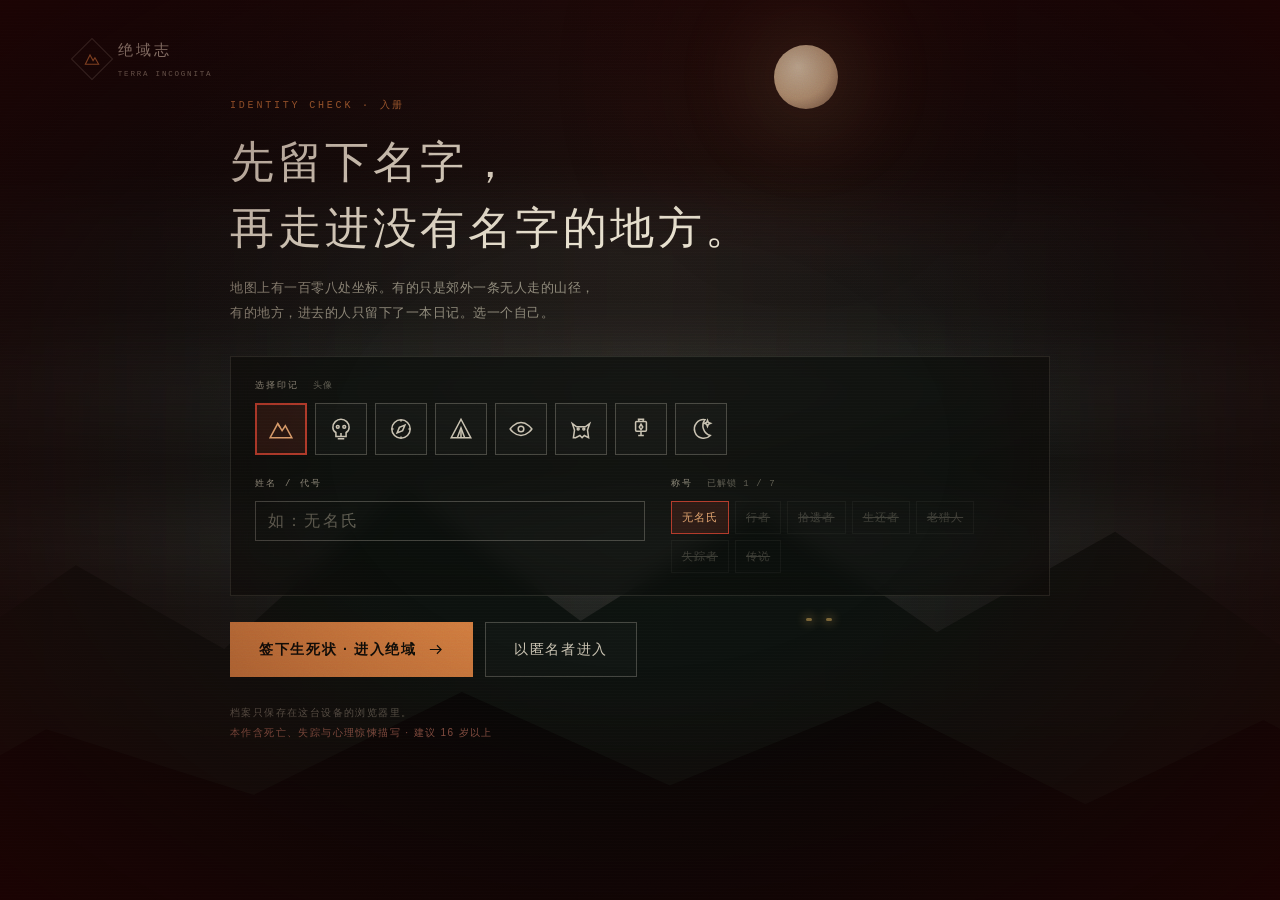
<file: index.html>
<!DOCTYPE html>
<html lang="zh-CN">
<head>
<meta charset="UTF-8">
<meta name="viewport" content="width=device-width, initial-scale=1.0">
<title>绝域志 · TERRA INCOGNITA</title>
<meta name="description" content="中国无人区生存档案：108 处绝域坐标，五级难度，从郊野荒径到死亡谷。">
<link rel="stylesheet" href="css/style.css">
</head>
<body data-mood="horror">
<div class="grain"></div>
<div class="vignette"></div>
<div class="scanlines" aria-hidden="true"></div>

<svg width="0" height="0" style="position:absolute" aria-hidden="true">
  <symbol id="i-mountain" viewBox="0 0 24 24"><path d="M2 20L9 6l4.6 8.4L16.4 10 22 20H2z"/></symbol>
  <symbol id="i-compass" viewBox="0 0 24 24"><circle cx="12" cy="12" r="9"/><path d="M12 3v3M12 18v3M3 12h3M18 12h3M15.5 8.5l-2 5-5 2 2-5z"/></symbol>
  <symbol id="i-boot" viewBox="0 0 24 24"><path d="M5 3h6l1 9 7 3v4H4v-6l1-4z"/><path d="M5 15h12"/></symbol>
  <symbol id="i-tent" viewBox="0 0 24 24"><path d="M12 3L3 21h18L12 3z"/><path d="M12 10v11"/></symbol>
  <symbol id="i-search" viewBox="0 0 24 24"><circle cx="10.5" cy="10.5" r="6.5"/><path d="M15.5 15.5L21 21"/></symbol>
  <symbol id="i-drop" viewBox="0 0 24 24"><path d="M12 2s6 7 6 12a6 6 0 1 1-12 0c0-5 6-12 6-12z"/></symbol>
  <symbol id="i-food" viewBox="0 0 24 24"><path d="M4 3v7a3 3 0 0 0 6 0V3M7 10v11M17 3c-1 0-2 2-2 5s1 4 2 4 2-1 2-4-1-5-2-5zM17 12v9"/></symbol>
  <symbol id="i-fire" viewBox="0 0 24 24"><path d="M12 2c1 4-4 5-4 10a4 4 0 1 0 8 0c0-2-1-3-2-4 0 2-1 2-1.5 1.5C13 7 13 4 12 2z"/></symbol>
  <symbol id="i-backpack" viewBox="0 0 24 24"><path d="M6 8a4 4 0 0 1 4-4h4a4 4 0 0 1 4 4v12H6V8z"/><path d="M9 4V2h6v2M9 12h6M9 12v5h6v-5"/></symbol>
  <symbol id="i-egg" viewBox="0 0 24 24"><path d="M12 2c4 0 7 7 7 12a7 7 0 1 1-14 0c0-5 3-12 7-12z"/><path d="M9 14c0 2 1 3 3 3" class="thin"/></symbol>
  <symbol id="i-arrow" viewBox="0 0 24 24"><path d="M4 12h16M14 6l6 6-6 6"/></symbol>
  <symbol id="i-cross" viewBox="0 0 24 24"><path d="M5 5l14 14M19 5L5 19"/></symbol>
  <symbol id="i-skull" viewBox="0 0 24 24"><path d="M12 2a8 8 0 0 1 8 8c0 3-1 4-3 5v4H7v-4c-2-1-3-2-3-5a8 8 0 0 1 8-8z"/><circle cx="9" cy="10" r="1.4"/><circle cx="15" cy="10" r="1.4"/><path d="M9 21h6M12 15v3"/></symbol>
  <symbol id="i-eye" viewBox="0 0 24 24"><path d="M2 12s4-6 10-6 10 6 10 6-4 6-10 6S2 12 2 12z"/><circle cx="12" cy="12" r="2.6"/></symbol>
</svg>

<header class="topbar">
  <button class="brand" data-nav="title">
    <span class="brand-mark"><svg viewBox="0 0 24 24"><use href="#i-mountain"/></svg></span>
    <span class="brand-text">绝域志<em>TERRA INCOGNITA</em></span>
  </button>
  <nav class="topnav">
    <button data-nav="map" class="nav-item">绝域地图</button>
    <button data-nav="routes" class="nav-item">路线编目</button>
    <button data-nav="gear" class="nav-item">装备库</button>
    <button data-nav="lore" class="nav-item">异闻录</button>
    <button data-nav="archive" class="nav-item">行者档案</button>
    <button data-nav="notice" class="nav-item">公告须知</button>
    <button data-nav="about" class="nav-item">关于</button>
  </nav>
  <div class="topstat">
    <span><i>行者</i><b id="stat-user">—</b></span>
    <span><i>生还</i><b id="stat-runs">0</b></span>
    <span><i>档案</i><b id="stat-eggs">0</b></span>
    <span><i>最高</i><b id="stat-rank">—</b></span>
  </div>
</header>

<main id="app">

  <!-- ================= 登录页 ================= -->
  <section class="screen screen-login active" id="screen-login">
    <div class="login-bg" aria-hidden="true">
      <div class="login-sky"></div>
      <div class="login-moon"></div>
      <div class="login-fog f1"></div>
      <div class="login-fog f2"></div>
      <div class="login-fog f3"></div>
      <div class="login-ridge lr1"></div>
      <div class="login-ridge lr2"></div>
      <div class="login-eyes" title="它们在看着你"><i></i><i></i></div>
    </div>
    <div class="login-brand">
      <span class="lb-mark"><svg viewBox="0 0 24 24"><use href="#i-mountain"/></svg></span>
      <span>绝域志<em>TERRA INCOGNITA</em></span>
    </div>
    <div class="login-inner">
      <p class="kicker">IDENTITY CHECK · 入册</p>
      <h1 class="login-title">先留下名字，<br>再走进没有名字的地方。</h1>
      <p class="login-lead">地图上有一百零八处坐标。有的只是郊外一条无人走的山径，<br>有的地方，进去的人只留下了一本日记。选一个自己。</p>

      <div class="login-form">
        <div class="lf-block">
          <label class="lf-label">选择印记 <span>头像</span></label>
          <div class="avatar-grid" id="avatar-grid"></div>
        </div>
        <div class="lf-row">
          <div class="lf-block">
            <label class="lf-label" for="login-name">姓名 / 代号</label>
            <input id="login-name" class="login-input" maxlength="12" placeholder="如：无名氏" autocomplete="off">
          </div>
          <div class="lf-block">
            <label class="lf-label">称号 <span id="title-hint">随档案解锁</span></label>
            <div class="title-pick" id="title-pick"></div>
          </div>
        </div>
      </div>

      <div class="login-actions">
        <button class="btn btn-primary btn-lg" id="btn-enter">
          <span>签下生死状 · 进入绝域</span>
          <svg viewBox="0 0 24 24"><use href="#i-arrow"/></svg>
        </button>
        <button class="btn btn-ghost btn-lg" id="btn-guest">以匿名者进入</button>
      </div>
      <p class="login-foot">
        档案只保存在这台设备的浏览器里。<br>
        <span>本作含死亡、失踪与心理惊悚描写 · 建议 16 岁以上</span>
      </p>
    </div>
  </section>

  <!-- ================= 标题页 ================= -->
  <section class="screen screen-title" id="screen-title">
    <div class="title-bg" aria-hidden="true">
      <div class="title-sky"></div>
      <div class="title-moon"></div>
      <div class="title-stars"></div>
      <div class="title-fog tf1"></div>
      <div class="title-fog tf2"></div>
      <div class="title-fog tf3"></div>
      <div class="title-ridge r1"></div>
      <div class="title-ridge r2"></div>
      <div class="title-ridge r3"></div>
      <div class="title-beam"></div>
      <div class="title-eyes te1"><i></i><i></i></div>
      <div class="title-eyes te2"><i></i><i></i></div>
      <div class="title-walker">
        <svg viewBox="0 0 40 80" aria-hidden="true">
          <path class="tw-body" d="M18 12a4 4 0 1 0 0 .1zM16 20h6l3 16-4 2-1 10h-3l-1-10-4-2z"/>
          <path class="tw-stick" d="M24 22l8 26"/>
          <circle class="tw-lamp" cx="32" cy="49" r="2.6"/>
        </svg>
      </div>
    </div>
    <div class="title-inner">
      <p class="kicker">中国无人区 · 生存档案</p>
      <h1 class="mega-title" data-text="绝域志"><span>绝域</span><span>志</span></h1>
      <p class="title-en">TERRA INCOGNITA / SURVIVAL DOSSIER</p>
      <p class="title-lead">
        一百零八处没有补给、没有信号、也没有退路的地方。<br>
        预算有限，背囊有重量，天气不讲道理。<br>
        你要做的，只是活着走出来。
      </p>
      <div class="title-actions">
        <button class="btn btn-primary btn-lg" data-nav="map">
          <span>进入绝域</span>
          <svg viewBox="0 0 24 24" class="btn-arrow"><use href="#i-arrow"/></svg>
        </button>
        <button class="btn btn-ghost btn-lg" data-nav="routes">翻阅路线编目</button>
        <button class="btn btn-ghost btn-lg" data-nav="notice">先看告示</button>
      </div>
      <div class="title-meta">
        <span>真人真事改编 · 虚构演绎</span><span class="dot"></span>
        <span>108 处坐标</span><span class="dot"></span>
        <span>8 种地貌</span><span class="dot"></span>
        <span>26 处隐藏档案</span><span class="dot"></span>
        <span>五级难度</span>
      </div>
    </div>
    <div class="title-foot">在真实的无人区，任何一次侥幸都不该被模仿。 <i class="title-author">by xuranzhou</i></div>
  </section>

  <!-- ================= 地图页 ================= -->
  <section class="screen screen-map" id="screen-map">
    <div class="map-head">
      <div>
        <p class="kicker">SELECT YOUR COORDINATE</p>
        <h2 class="sec-title">选一个坐标，就是选一种死法</h2>
      </div>
      <div class="map-filters" id="map-filters">
        <button class="chip active" data-filter="all">全部</button>
        <button class="chip" data-filter="1">★</button>
        <button class="chip" data-filter="2">★★</button>
        <button class="chip" data-filter="3">★★★</button>
        <button class="chip" data-filter="4">★★★★</button>
        <button class="chip" data-filter="5">★★★★★</button>
      </div>
    </div>

    <div class="map-stage">
      <div class="map-frame">
        <div class="map-toolbar">
          <span class="map-tool-label"><i class="pulse-dot"></i>中国 · 绝域分布</span>
          <span class="map-tool-hint">共 <b id="map-count">0</b> 处坐标 · 点击光点</span>
        </div>
        <div id="map-svg-wrap" class="map-svg-wrap"></div>
        <div class="map-compass" aria-hidden="true">
          <svg viewBox="0 0 100 100">
            <circle cx="50" cy="50" r="33"/>
            <circle cx="50" cy="50" r="25" class="dash"/>
            <path d="M50 13L55 46L50 50L45 46Z" class="needleN"/>
            <path d="M50 87L45 54L50 50L55 54Z" class="needleS"/>
            <text x="50" y="9">N</text>
          </svg>
        </div>
        <div class="map-scale"><span></span>500 KM</div>
      </div>

      <aside class="route-card" id="route-card">
        <div class="route-empty" id="route-empty">
          <div class="empty-mark"><svg viewBox="0 0 48 48"><circle cx="24" cy="24" r="17"/><path d="M24 13v22M13 24h22"/></svg></div>
          <p>把光标移到地图上的光点，<br>或者直接点击它们。</p>
          <span>一百零八处坐标，分别标好了预算、天数与星级。</span>
        </div>
        <div class="route-detail" id="route-detail" hidden></div>
      </aside>
    </div>
    <div class="map-legend">
      <span><i class="lg-dot lv1"></i>★ 轻装</span>
      <span><i class="lg-dot lv2"></i>★★ 野径</span>
      <span><i class="lg-dot lv3"></i>★★★ 挑战</span>
      <span><i class="lg-dot lv4"></i>★★★★ 危险</span>
      <span><i class="lg-dot lv5"></i>★★★★★ 绝境</span>
      <span><i class="lg-secret"></i>尚未解锁的秘密路线</span>
    </div>
  </section>

  <!-- ================= 路线编目 ================= -->
  <section class="screen screen-routes" id="screen-routes">
    <div class="archive-head">
      <p class="kicker">THE CATALOGUE</p>
      <h2 class="sec-title">路线编目</h2>
      <p class="archive-sub">一百零八处坐标，按星级与省份归档。点进去看简报。</p>
    </div>
    <div class="routes-bar">
      <div class="map-filters" id="routes-filters">
        <button class="chip active" data-level="all">全部</button>
        <button class="chip" data-level="1">★</button>
        <button class="chip" data-level="2">★★</button>
        <button class="chip" data-level="3">★★★</button>
        <button class="chip" data-level="4">★★★★</button>
        <button class="chip" data-level="5">★★★★★</button>
      </div>
      <div class="routes-search"><input id="routes-search" placeholder="搜索地名 / 省份"></div>
    </div>
    <div class="routes-grid" id="routes-grid"></div>
  </section>

  <!-- ================= 装备库 ================= -->
  <section class="screen screen-gear" id="screen-gear">
    <div class="archive-head">
      <p class="kicker">THE ARMORY</p>
      <h2 class="sec-title">装备库</h2>
      <p class="archive-sub">每一件都标了价格与重量。山不关心你花了多少钱，只关心你背了多少。</p>
    </div>
    <div class="archive-tabs" id="gear-tabs"></div>
    <div class="gear-codex" id="gear-codex"></div>
  </section>

  <!-- ================= 异闻录 ================= -->
  <section class="screen screen-lore" id="screen-lore">
    <div class="archive-head">
      <p class="kicker">THE LEGENDS</p>
      <h2 class="sec-title">异闻录</h2>
      <p class="archive-sub">有些事没有被写进任何一份科考报告。它们只在火堆边被讲过。</p>
    </div>
    <div class="archive-tabs" id="lore-tabs">
      <button class="chip active" data-lore="eggs">隐藏档案</button>
      <button class="chip" data-lore="legends">地方传闻</button>
    </div>
    <div class="archive-body" id="lore-body"></div>
  </section>

  <!-- ================= 简报页 ================= -->
  <section class="screen screen-brief" id="screen-brief">
    <div class="brief-wrap">
      <div class="brief-visual">
        <div class="brief-scene" id="brief-scene"></div>
        <div class="brief-stamp" id="brief-stamp"></div>
        <div class="brief-visual-foot">
          <span id="brief-coord"></span>
          <span id="brief-season"></span>
        </div>
      </div>
      <div class="brief-body">
        <div class="brief-scroll">
        <button class="back-link" data-nav="map">← 返回地图</button>
        <p class="kicker" id="brief-province"></p>
        <h2 class="brief-name" id="brief-name"></h2>
        <p class="brief-en" id="brief-en"></p>
        <div class="brief-brief-row">
          <p class="brief-text" id="brief-text"></p>
          <div class="brief-numbers" id="brief-numbers"></div>
        </div>
        <div class="brief-section">
          <h3>路线节点</h3>
          <div class="route-line" id="brief-route"></div>
        </div>
        <div class="brief-section">
          <h3>致命因素</h3>
          <div class="hazard-list" id="brief-hazards"></div>
        </div>
        <div class="brief-section">
          <h3>老驴的情报</h3>
          <ul class="intel-list" id="brief-intel"></ul>
        </div>
        </div>
        <div class="brief-actions">
          <button class="btn btn-primary" id="btn-goto-market">
            <span>去采购物资</span>
            <svg viewBox="0 0 24 24"><use href="#i-arrow"/></svg>
          </button>
          <button class="btn btn-ghost" data-nav="map">换一条路</button>
        </div>
      </div>
    </div>
  </section>

  <!-- ================= 采购页 ================= -->
  <section class="screen screen-market" id="screen-market">
    <div class="market-top">
      <div class="market-title">
        <button class="back-link" data-nav="brief">← 返回简报</button>
        <p class="kicker">SUPPLY DEPOT</p>
        <h2 class="sec-title" id="market-name">补给站</h2>
        <p class="market-sub" id="market-sub"></p>
      </div>
      <div class="market-gauges">
        <div class="gauge">
          <div class="gauge-head"><span>预算</span><b id="g-budget">¥0</b></div>
          <div class="gauge-bar"><i id="g-budget-bar"></i></div>
          <div class="gauge-foot"><span id="g-budget-used">已花 ¥0</span><span id="g-budget-total"></span></div>
        </div>
        <div class="gauge">
          <div class="gauge-head"><span>背负重量</span><b id="g-weight">0.0 kg</b></div>
          <div class="gauge-bar weight"><i id="g-weight-bar"></i></div>
          <div class="gauge-foot"><span id="g-weight-cap"></span><span>超过承重无法出发</span></div>
        </div>
        <div class="gauge">
          <div class="gauge-head"><span>预计消耗</span><b id="g-food">0</b></div>
          <div class="gauge-foot"><span>口粮 / 饮水 / 燃料</span><span id="g-extra"></span></div>
        </div>
      </div>
    </div>

    <div class="market-tabs" id="market-tabs"></div>
    <div class="gear-grid" id="gear-grid"></div>

    <div class="market-dock">
      <div class="dock-left">
        <span class="dock-label">背囊清单</span>
        <div class="dock-items" id="dock-items">空背囊</div>
      </div>
      <div class="dock-right">
        <button class="btn btn-ghost" id="btn-clear">清空</button>
        <button class="btn btn-primary btn-lg" id="btn-depart">
          <span>签下免责协议，出发</span>
          <svg viewBox="0 0 24 24"><use href="#i-arrow"/></svg>
        </button>
      </div>
    </div>
  </section>

  <!-- ================= 远征页 ================= -->
  <section class="screen screen-run" id="screen-run">
    <div class="run-top">
      <div class="run-loc">
        <p class="kicker" id="run-province"></p>
        <h2 id="run-name"></h2>
      </div>
      <div class="run-progress">
        <div class="run-progress-head">
          <span id="run-stage-label">—</span>
          <b id="run-day">DAY 01</b>
        </div>
        <div class="progress-track"><i id="run-progress-bar"></i><em id="run-progress-dot"></em></div>
        <div class="progress-nodes" id="progress-nodes"></div>
      </div>
      <div class="run-weather" id="run-weather">
        <span class="weather-icon" id="weather-icon"></span>
        <div><b id="weather-name">—</b><span id="weather-temp">—</span></div>
      </div>
    </div>

    <div class="run-main">
      <div class="run-scene">
        <div class="scene-frame" id="scene-frame"></div>
        <div class="scene-overlay" id="scene-overlay"></div>
        <div class="scene-caption" id="scene-caption"></div>
        <div class="run-log-toggle">
          <button id="btn-log" class="log-toggle">行动日志 <span id="log-count">0</span></button>
        </div>
      </div>

      <aside class="run-side">
        <div class="panel status-panel">
          <h3>身体状态</h3>
          <div class="meter" data-key="hp">
            <div class="meter-head"><span><svg viewBox="0 0 24 24"><use href="#i-cross"/></svg>生命</span><b id="m-hp">100</b></div>
            <div class="meter-bar hp"><i id="bar-hp"></i></div>
          </div>
          <div class="meter" data-key="stamina">
            <div class="meter-head"><span><svg viewBox="0 0 24 24"><use href="#i-boot"/></svg>体力</span><b id="m-stamina">100</b></div>
            <div class="meter-bar stamina"><i id="bar-stamina"></i></div>
          </div>
          <div class="meter" data-key="warmth">
            <div class="meter-head"><span><svg viewBox="0 0 24 24"><use href="#i-fire"/></svg>核心体温</span><b id="m-warmth">100</b></div>
            <div class="meter-bar warmth"><i id="bar-warmth"></i></div>
          </div>
          <div class="meter" data-key="morale">
            <div class="meter-head"><span><svg viewBox="0 0 24 24"><use href="#i-compass"/></svg>意志</span><b id="m-morale">100</b></div>
            <div class="meter-bar morale"><i id="bar-morale"></i></div>
          </div>
        </div>

        <div class="panel supply-panel">
          <h3>剩余物资</h3>
          <div class="supply-grid">
            <div class="supply"><svg viewBox="0 0 24 24"><use href="#i-food"/></svg><i>口粮</i><b id="s-food">0</b><em>份</em></div>
            <div class="supply"><svg viewBox="0 0 24 24"><use href="#i-drop"/></svg><i>饮水</i><b id="s-water">0</b><em>L</em></div>
            <div class="supply"><svg viewBox="0 0 24 24"><use href="#i-fire"/></svg><i>燃料</i><b id="s-fuel">0</b><em>罐</em></div>
            <div class="supply"><svg viewBox="0 0 24 24"><use href="#i-backpack"/></svg><i>负重</i><b id="s-load">0</b><em>kg</em></div>
          </div>
          <div class="injury-line" id="injury-line" hidden></div>
        </div>

        <div class="panel gear-panel">
          <h3>随身装备 <span id="gear-count"></span></h3>
          <div class="gear-chips" id="gear-chips"></div>
        </div>

        <div class="panel log-panel" id="log-panel">
          <h3>行动日志 <button class="panel-close" id="btn-log-close">×</button></h3>
          <div class="log-list" id="log-list"></div>
        </div>
      </aside>
    </div>

    <div class="action-dock">
      <div class="action-tip">
        <span class="kicker">接下来做什么</span>
        <p id="action-hint">判断天气与体力，再决定。</p>
      </div>
      <div class="actions" id="actions">
        <button class="action-card" data-action="march">
          <svg viewBox="0 0 24 24"><use href="#i-boot"/></svg>
          <b>继续行军</b><span>推进路线 · 消耗最大</span><em>+1 节点</em>
        </button>
        <button class="action-card" data-action="scout">
          <svg viewBox="0 0 24 24"><use href="#i-search"/></svg>
          <b>侦察周边</b><span>寻找线索与支线</span><em>风险中等</em>
        </button>
        <button class="action-card" data-action="camp">
          <svg viewBox="0 0 24 24"><use href="#i-tent"/></svg>
          <b>就地扎营</b><span>恢复体力与体温</span><em>耗 1 天</em>
        </button>
        <button class="action-card" data-action="scavenge">
          <svg viewBox="0 0 24 24"><use href="#i-backpack"/></svg>
          <b>翻找遗迹</b><span>可能有前人的补给</span><em>高风险</em>
        </button>
      </div>
    </div>
  </section>

  <!-- ================= 结算页 ================= -->
  <section class="screen screen-result" id="screen-result">
    <div class="result-wrap">
      <div class="result-visual">
        <div class="result-scene" id="result-scene"></div>
        <div class="result-stamp" id="result-stamp">生还</div>
      </div>
      <div class="result-body">
        <p class="kicker" id="result-kicker">EXPEDITION REPORT</p>
        <h2 id="result-title">你走出来了</h2>
        <p class="result-sub" id="result-sub"></p>
        <div class="result-rank">
          <span>综合评级</span><b id="result-rank">A</b><i id="result-score">0 pts</i>
        </div>
        <div class="result-stats" id="result-stats"></div>
        <div class="result-section">
          <h3>路线回放</h3>
          <div class="result-timeline" id="result-timeline"></div>
        </div>
        <div class="result-section" id="result-eggs-wrap">
          <h3>本次发现</h3>
          <div class="result-eggs" id="result-eggs"></div>
        </div>
        <div class="result-section" id="result-ach-wrap">
          <h3>解锁成就</h3>
          <div class="result-ach" id="result-ach"></div>
        </div>
        <p class="result-note" id="result-note"></p>
        <div class="result-actions">
          <button class="btn btn-primary" data-nav="map">再进一次山</button>
          <button class="btn btn-ghost" data-nav="archive">查看档案</button>
        </div>
      </div>
    </div>
  </section>

  <!-- ================= 行者档案 ================= -->
  <section class="screen screen-archive" id="screen-archive">
    <div class="archive-head">
      <p class="kicker">THE ARCHIVE</p>
      <h2 class="sec-title">行者档案</h2>
      <p class="archive-sub">你活着带回来的，才算证据。</p>
    </div>
    <div class="archive-tabs" id="archive-tabs">
      <button class="chip active" data-tab="eggs">隐藏档案</button>
      <button class="chip" data-tab="ach">成就</button>
      <button class="chip" data-tab="records">远征记录</button>
    </div>
    <div class="archive-body" id="archive-body"></div>
  </section>

  <!-- ================= 公告须知 ================= -->
  <section class="screen screen-notice" id="screen-notice">
    <div class="archive-head">
      <p class="kicker">NOTICE & DISCLAIMER</p>
      <h2 class="sec-title">公告须知</h2>
      <p class="archive-sub">在你走进任何一条线之前，请把这一页读完。</p>
    </div>
    <div class="notice-wrap">
      <article class="notice-card">
        <span class="notice-no">NOTICE 01</span>
        <h3>运营公告</h3>
        <p>《绝域志》为个人创作的虚构生存模拟，永久免费、无内购、无广告、不收集任何账号信息。所有进度只写入本机浏览器的 localStorage。</p>
        <p>当前版本收录 108 处坐标、8 种地貌、5 级难度与 26 份隐藏档案。低星级路线节奏舒缓，五星路线包含较强惊悚与死亡描写，请按自己的承受度选择。</p>
        <p class="notice-update">版本 0.9 · 2026-11 · 编目扩充完成</p>
      </article>
      <article class="notice-card warn">
        <span class="notice-no">NOTICE 02</span>
        <h3>免责声明</h3>
        <p>本作是游戏，不是攻略。地形、天气、事件与人物均经过改编与虚构，不可作为任何真实出行的参考、计划或依据。</p>
        <p>现实中，羌塘、罗布泊、可可西里、鳌太、昆仑死亡谷、墨脱等地属于受管控或极度危险区域。进入需依法审批、专业向导、卫星通讯与完整救援预案；擅自进入可能违法，且可能致命。</p>
        <p>请勿模仿游戏中的任何选择。你不会读档，现实里也没有第二次机会。</p>
      </article>
      <article class="notice-card">
        <span class="notice-no">NOTICE 03</span>
        <h3>内容分级</h3>
        <p>建议 16 岁以上。包含死亡、失踪、失温、脱水、野生动物袭击、心理惊悚与超自然暗示；不含血腥图片、不含赌博机制、不含付费抽卡。</p>
      </article>
      <article class="notice-card">
        <span class="notice-no">NOTICE 04</span>
        <h3>版权说明</h3>
        <p>© 2026 绝域志 / TERRA INCOGNITA · by xuranzhou。代码、文案、插画与界面设计版权归作者所有。允许个人游玩与截图分享，禁止商用、二次销售、批量搬运与去除署名。</p>
        <p>中国地图轮廓数据来自公开地理数据（DataV GeoJSON），仅用于示意；所有点位坐标经过艺术化处理，不代表真实入口位置。文中提及的真实地名、事件与人物仅作背景引用，版权归各自权利人所有。</p>
        <p>字体使用系统自带中文字体，不内嵌任何商业字库。</p>
      </article>
      <article class="notice-card">
        <span class="notice-no">NOTICE 05</span>
        <h3>隐私与数据</h3>
        <p>不设账号、不上传云端、不统计行为。姓名、头像与称号仅保存在本机，清除浏览器缓存即彻底消失。换设备不会同步。</p>
      </article>
    </div>
  </section>

  <!-- ================= 关于 ================= -->
  <section class="screen screen-about" id="screen-about">
    <div class="about-wrap">
      <div class="about-visual">
        <div class="about-mark"><svg viewBox="0 0 24 24"><use href="#i-eye"/></svg></div>
        <h2>绝域志</h2>
        <p>TERRA INCOGNITA</p>
        <span>v0.9 · 108 COORDINATES</span>
      </div>
      <div class="about-body">
        <div class="archive-head">
          <p class="kicker">ABOUT THE DOSSIER</p>
          <h2 class="sec-title">关于这本志</h2>
        </div>
        <div class="about-grid wide">
          <div class="about-block"><h4>它是什么</h4><p>一本关于“如果”的档案：如果你只有几千块预算，背囊只装得下这些，而你要在一百零八处没有信号的地方之一，走进去几天。</p></div>
          <div class="about-block"><h4>怎么玩</h4><p>选坐标 → 读简报 → 用固定预算采购 → 在“行军 / 侦察 / 扎营 / 翻找”之间分配体力与物资。每天结束结算饥饿、脱水与失温。</p></div>
          <div class="about-block"><h4>难度与氛围</h4><p>一至二星是郊野与荒径，界面温和、节奏舒缓；四至五星会切到惊悚主题，画面更暗、更吵，事件里出现不该出现的东西。</p></div>
          <div class="about-block"><h4>支线与彩蛋</h4><p>部分事件只在特定装备、特定节点出现。收集隐藏档案会逐步解锁昆仑死亡谷，也会进入异闻录。</p></div>
          <div class="about-block"><h4>评级</h4><p>按推进度、身体状态、剩余物资、彩蛋与伤情综合评分。S 级意味着你几乎把这条线走成了教科书。</p></div>
          <div class="about-block"><h4>制作</h4><p>纯静态单页：原生 JavaScript、内联 SVG 场景、程序化生成的中国地图轮廓。没有引擎、没有素材包、没有联网请求。</p></div>
        </div>
        <div class="about-warn">虚构演绎，请勿模仿。真实的无人区不接受试错。</div>
        <p class="about-copy">© 2026 绝域志 · by xuranzhou · 保留所有权利 · 未经授权禁止商用</p>
      </div>
    </div>
  </section>

</main>

<footer class="site-foot" id="site-foot">
  <span>© 2026 绝域志 · by xuranzhou</span>
  <span class="sf-sep"></span>
  <span>虚构生存模拟</span>
  <span class="sf-sep"></span>
  <span>含死亡与惊悚描写 · 建议 16+</span>
  <span class="sf-sep"></span>
  <span>请勿模仿 · 真实无人区需依法审批</span>
  <button class="sf-link" data-nav="notice">完整免责声明</button>
</footer>

<div id="toast-stack" class="toast-stack"></div>
<div id="modal-root" class="modal-root" hidden></div>

<script src="data/china-paths.js"></script>
<script src="js/data.js"></script>
<script src="js/locations-a.js"></script>
<script src="js/locations-b.js"></script>
<script src="js/events-a.js"></script>
<script src="js/events-b.js"></script>
<script src="js/events-c.js"></script>
<script src="js/scenes.js"></script>
<script src="js/map.js"></script>
<script src="js/engine.js"></script>
<script src="js/app.js"></script>
<script src="js/extra.js"></script>
</body>
</html>
</file>
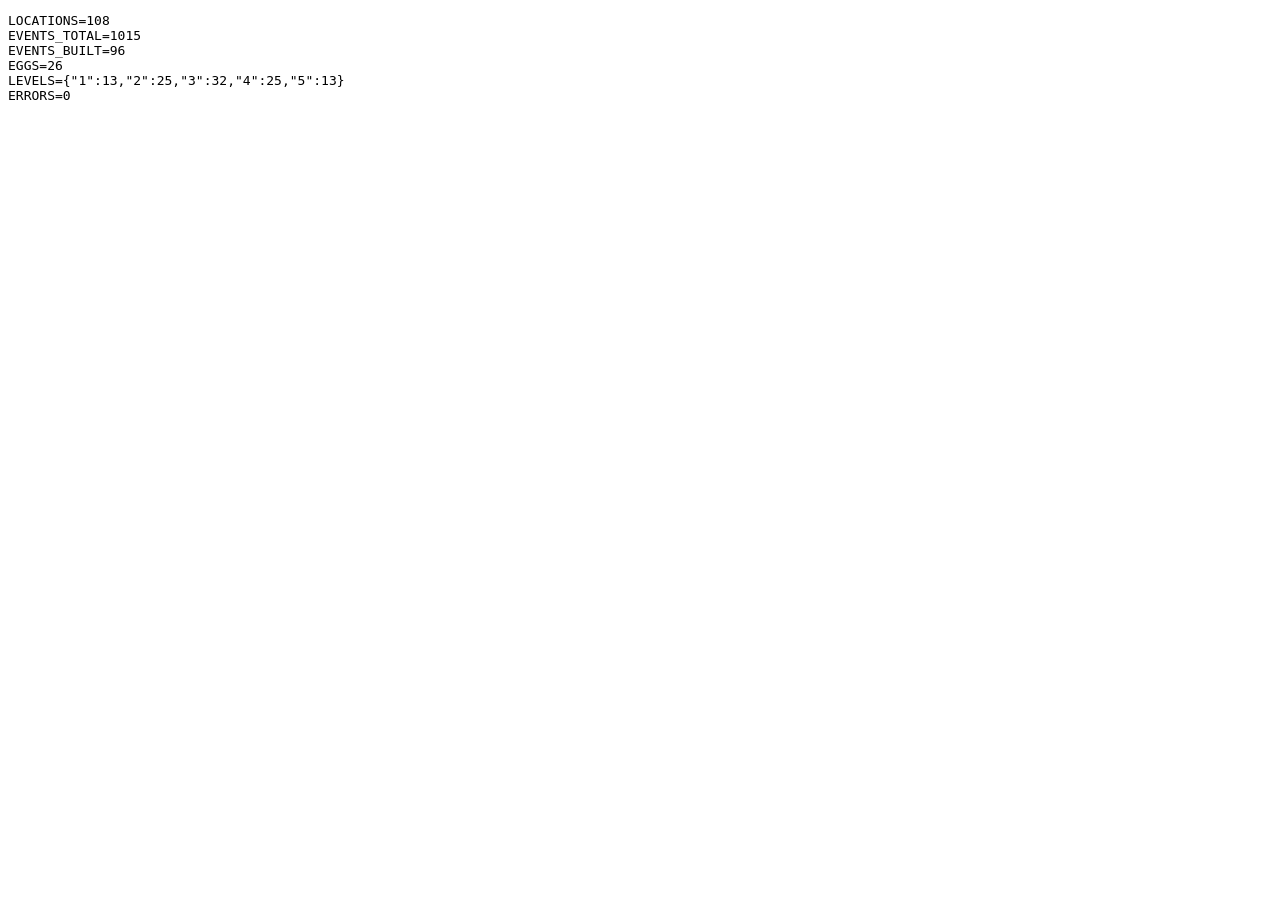
<file: data/check.html>
<!DOCTYPE html>
<html><head><meta charset="utf-8"><title>check</title></head>
<body>
<pre id="out">loading</pre>
<script>
window.__errors = [];
window.onerror = function (m, s, l, c, e) { window.__errors.push(m + ' @' + s + ':' + l); };
</script>
<script src="../data/china-paths.js"></script>
<script src="../js/data.js"></script>
<script src="../js/locations-a.js"></script>
<script src="../js/locations-b.js"></script>
<script src="../js/events-a.js"></script>
<script src="../js/events-b.js"></script>
<script src="../js/events-c.js"></script>
<script src="../js/scenes.js"></script>
<script src="../js/map.js"></script>
<script src="../js/engine.js"></script>
<script>
(function () {
  const out = [];
  const err = [];
  const ids = {};
  const scenes = ['ridge','plateau','desert','forest','gorge','caldera','glacier','karst'];
  const reqOk = (id) => !!GEAR_MAP[id];
  const reqList = (r) => Array.isArray(r) ? r : String(r).split(',');
  let evTotal = 0;
  const levelCount = {1:0,2:0,3:0,4:0,5:0};

  LOCATIONS.forEach(l => {
    if (ids[l.id]) err.push('重复 id: ' + l.id);
    ids[l.id] = 1;
    ['name','en','province','brief','season','stamp'].forEach(k => {
      if (!l[k]) err.push(l.id + ' 缺少字段 ' + k);
    });
    if (typeof l.lon !== 'number' || typeof l.lat !== 'number') err.push(l.id + ' 坐标错误');
    if (!scenes.includes(l.scene)) err.push(l.id + ' 未知地貌 ' + l.scene);
    if (l.level < 1 || l.level > 5) err.push(l.id + ' 难度越界');
    levelCount[l.level] = (levelCount[l.level] || 0) + 1;
    if (!l.route || l.route.length < 4) err.push(l.id + ' 路线节点不足');
    (l.must || []).forEach(g => { if (!reqOk(g)) err.push(l.id + ' must 装备不存在: ' + g); });

    const evs = EVENTS[l.id];
    if (!evs || !evs.length) err.push(l.id + ' 没有事件组');
    else {
      evTotal += evs.length;
      const evIds = {};
      evs.forEach(e => {
        if (evIds[e.id]) err.push(l.id + ' 事件 id 重复 ' + e.id);
        evIds[e.id] = 1;
        if (!e.options || !e.options.length) err.push(l.id + ' 事件无选项 ' + e.id);
        let free = false;
        (e.options || []).forEach(o => {
          if (!o.req) free = true;
          else reqList(o.req).forEach(rid => { if (!reqOk(rid)) err.push(l.id + ' 选项 req 不存在 ' + rid + ' @' + e.id); });
          if (!o.outcomes || !o.outcomes.length) err.push(l.id + ' 选项无结果 ' + e.id);
          (o.outcomes || []).forEach(oc => {
            if (oc.next && !EVENTS[l.id].some(x => x.id === oc.next)) err.push(l.id + ' next 目标不存在 ' + oc.next);
            if (oc.eff && oc.eff.item && !reqOk(oc.eff.item)) err.push(l.id + ' 奖励装备不存在 ' + oc.eff.item);
            if (oc.eff) Object.keys(oc.eff).forEach(k => {
              if (!['hp','stamina','warmth','morale','food','water','fuel','progress','injury','egg','item','flag','heat'].includes(k)) {
                err.push(l.id + ' 未知效果 ' + k + ' @' + e.id);
              }
            });
          });
        });
        if (!free) err.push(l.id + ' 事件无免门槛选项 ' + e.id);
      });
    }
  });

  (EGGS || []).forEach(eg => { if (!ids[eg.loc]) err.push('彩蛋地点不存在 ' + eg.loc); });
  (EGGS || []).forEach(eg => {
    const found = (EVENTS[eg.loc] || []).some(e => e.options.some(o => o.outcomes.some(oc => oc.eff && oc.eff.egg === eg.id)));
    if (!found) err.push('彩蛋未挂事件 ' + eg.id + ' @' + eg.loc);
  });

  out.push('LOCATIONS=' + LOCATIONS.length);
  out.push('EVENTS_TOTAL=' + evTotal);
  out.push('EVENTS_BUILT=' + (window.EVENTS_BUILT || 0));
  out.push('EGGS=' + (EGGS || []).length);
  out.push('LEVELS=' + JSON.stringify(levelCount));
  out.push('ERRORS=' + err.length);
  err.slice(0, 60).forEach(e => out.push('  ! ' + e));
  if (window.__errors.length) out.push('JS_ERRORS=' + JSON.stringify(window.__errors));
  document.getElementById('out').textContent = out.join('\n');
})();
</script>
</body></html>
</file>
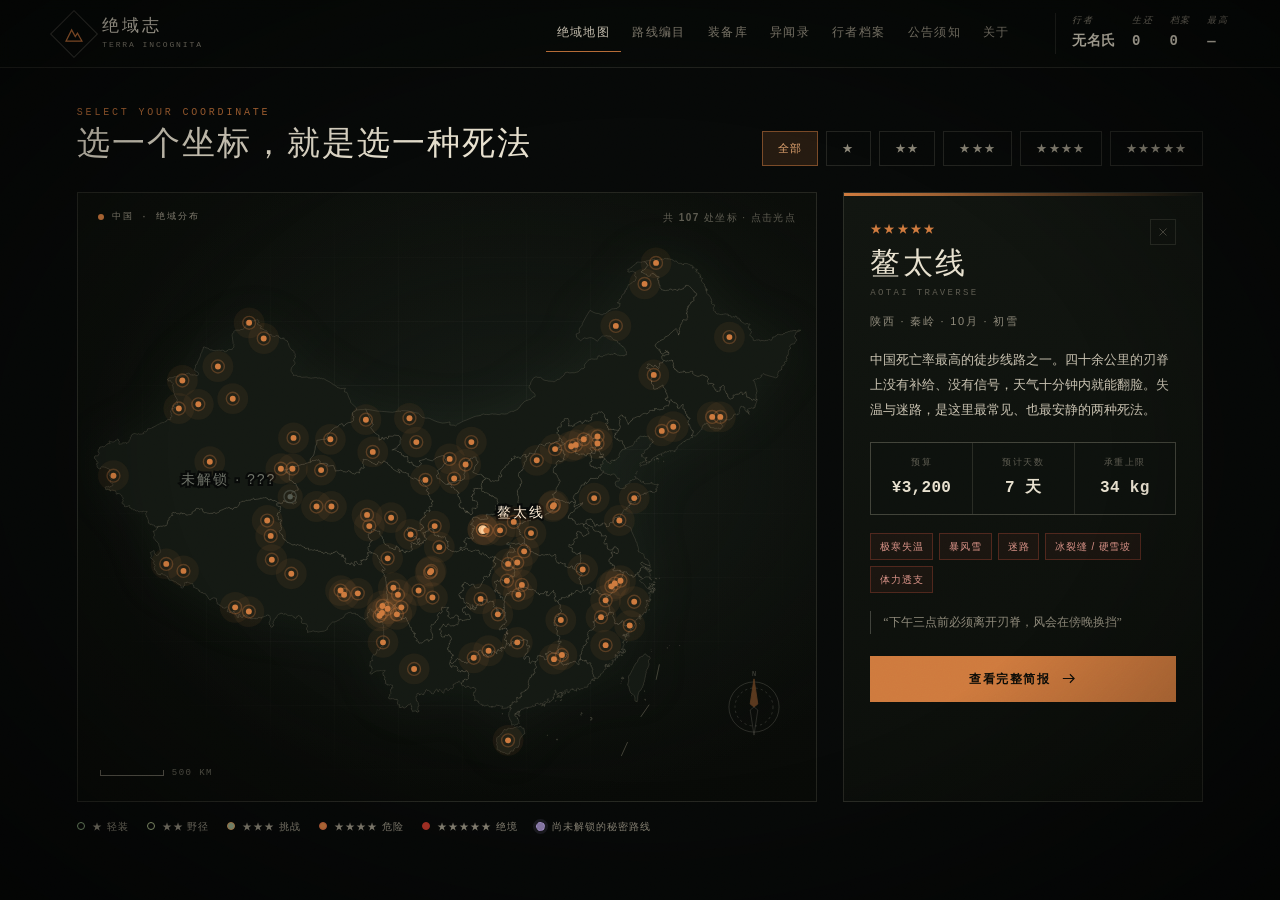
<file: data/preview.html>
<!DOCTYPE html>
<html><head><meta charset="utf-8"><title>preview</title>
<style>html,body{margin:0;padding:0;background:#0a0c09;overflow:hidden}iframe{display:block;width:100vw;height:100vh;border:0}</style>
</head>
<body>
<iframe id="frame" src="../index.html"></iframe>
<script>
const state = new URLSearchParams(location.search).get('state') || 'map';
const locId = new URLSearchParams(location.search).get('loc') || 'aotai';
const frame = document.getElementById('frame');
const fw = new URLSearchParams(location.search).get('w');
if (fw) {
  frame.style.width = fw + 'px';
  frame.style.height = (new URLSearchParams(location.search).get('h') || '860') + 'px';
  document.body.style.display = 'flex';
  document.body.style.justifyContent = 'center';
  document.body.style.alignItems = 'flex-start';
}
const wait = ms => new Promise(r => setTimeout(r, ms));
function apply(w, App) {
  const st = w.document.createElement('style');
  st.textContent = '*{animation:none!important;transition:none!important}';
  const hide = new URLSearchParams(location.search).get('hide');
  if (hide) st.textContent += hide.split(',').map(x => x + '{display:none!important}').join('');
  w.document.head.appendChild(st);
  App.locId = locId; App.cart = {};
  if (state === 'login') { App.show('login'); }
  else if (state === 'title') { App.show('title'); }
  else if (state === 'map') {
    App.show('map');
    w.eval('MapView.pick("' + locId + '")');
  } else if (state === 'routes') { App.show('routes'); App.renderRoutes(); }
  else if (state === 'gear') { App.show('gear'); App.renderGearCodex(); }
  else if (state === 'lore') { App.show('lore'); App.renderLore(); }
  else if (state === 'notice') { App.show('notice'); }
  else if (state === 'about') { App.show('about'); }
  else if (state === 'archive') { App.show('archive'); }
  else if (state === 'brief') { App.openBrief(locId); }
  else if (state === 'market') {
    App.openBrief(locId); App.openMarket();
    ['shell','down','bag','tent'].forEach(id => { App.cart[id] = 1; });
    App.cart.water = 8; App.cart.food = 8;
    App.renderMarket();
  } else if (state === 'run' || state === 'event' || state === 'result') {
    ['shell','down','bag','tent'].forEach(id => { App.cart[id] = 1; });
    App.cart.water = 8; App.cart.food = 8;
    w.eval('Engine').start(locId, App.cart);
    App.enterRun();
    if (state === 'event') App.openEvent(w.EVENTS[locId][0]);
    if (state === 'result') { w.eval('Engine').finish(true, '抵达'); App.showResult(); }
  }
  document.title = 'preview-' + state;
  const probe = new URLSearchParams(location.search).get('probe');
  if (probe) {
    const sels = ['body', '#site-foot', '.notice-wrap', '.login-inner', '.login-form', '.avatar-grid', '.avatar-btn', '.title-pick', '.login-title', '.title-bg', '.title-sky', '.title-beam', '.title-moon', '.title-inner', '.mega-title', '.map-frame', '#map-svg-wrap', '.map-filters'];
    const rows = ['bodyClass=' + w.document.body.className].concat(sels.map(sel => {
      const el = w.document.querySelector(sel);
      if (!el) return sel + ': MISSING';
      const r = el.getBoundingClientRect();
      const cs = w.getComputedStyle(el);
      return sel + ': ' + Math.round(r.left) + ',' + Math.round(r.top) + ' ' + Math.round(r.width) + 'x' + Math.round(r.height) +
        ' disp=' + cs.display + ' hidden=' + el.hidden + ' op=' + cs.opacity;
    }));
    const pre = document.createElement('pre');
    pre.id = 'layout-probe';
    pre.textContent = rows.join('\n');
    document.body.appendChild(pre);
  }
}

function getApp(w) {
  try {
    const a = w.eval('typeof App !== "undefined" ? App : null');
    if (a && a.bootProfile) return a;
  } catch (e) {}
  return null;
}

window.addEventListener('load', () => {
  const w = frame.contentWindow;
  const App = getApp(w);
  if (App) apply(w, App);
});

(async () => {
  let w = frame.contentWindow;
  for (let i = 0; i < 40; i++) {
    const App = getApp(w);
    if (App) { apply(w, App); return; }
    await wait(80); w = frame.contentWindow;
  }
})();
</script>
</body></html>
</file>
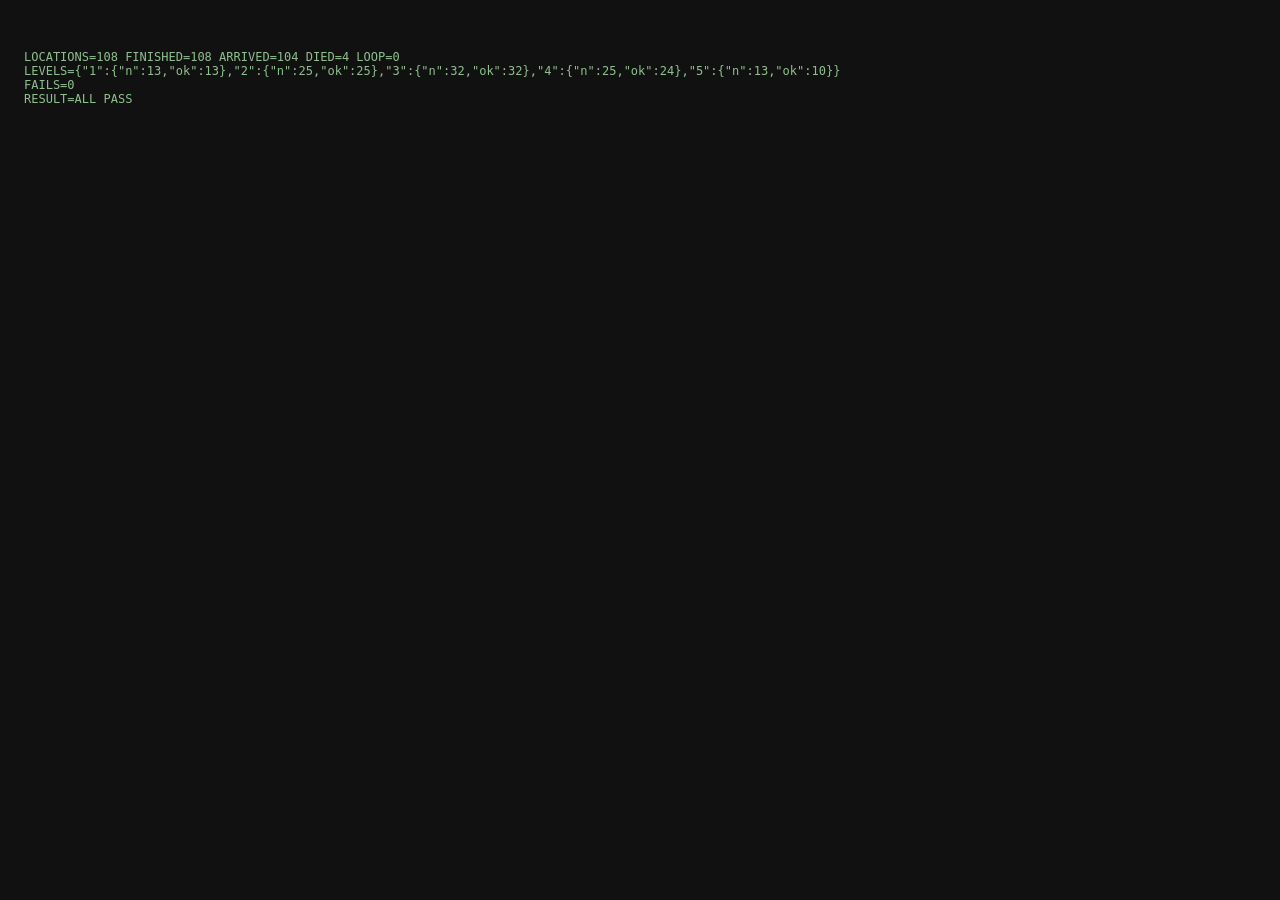
<file: data/sim-all.html>
<!DOCTYPE html>
<html lang="zh-CN">
<head><meta charset="utf-8"><title>sim-all</title>
<style>body{background:#111;color:#ddd;font:12px monospace;padding:16px;white-space:pre-wrap}iframe{width:1px;height:1px;opacity:0;border:0}.bad{color:#e08a7a}.ok{color:#8fbf8f}</style>
</head>
<body>
<pre id="out">running...</pre>
<iframe id="frame" src="../index.html"></iframe>
<script>
const out = document.getElementById('out');
const wait = ms => new Promise(r => setTimeout(r, ms));
(async () => {
  const frame = document.getElementById('frame');
  let w = null;
  for (let i = 0; i < 40; i++) {
    await wait(100);
    w = frame.contentWindow;
    try { if (w.eval('typeof App !== "undefined" && typeof Engine !== "undefined"')) break; } catch (e) {}
  }
  const LOCATIONS = w.eval('LOCATIONS');
  const Engine = w.eval('Engine');
  const snapshot = JSON.stringify(Engine.meta);
  const fails = [];
  const stats = { finished: 0, arrived: 0, died: 0, loop: 0 };
  const perLevel = {};

  for (const loc of LOCATIONS) {
    try {
      const cart = { water: 10, food: 10 };
      (loc.must || []).forEach(id => { cart[id] = 1; });
      Engine.meta = { eggs: [], ach: [], records: [], deaths: 0, runs: 0 };
      Engine.start(loc.id, cart);
      let guard = 0;
      while (!Engine.run.finished && guard++ < 80) {
        const r = Engine.act('march');
        if (r.type === 'event' && r.event) {
          const opts = r.event.options || [];
          let idx = -1;
          for (let i = 0; i < opts.length; i++) { if (Engine.reqMet(opts[i].req)) { idx = i; break; } }
          if (idx < 0) throw new Error('无可选选项: ' + r.event.id);
          Engine.choose(idx);
          Engine.continueAfterOutcome();
        }
      }
      if (!Engine.run.finished) { stats.loop++; fails.push(loc.id + ' 未结束(80步)'); }
      else {
        stats.finished++;
        const ok = !!Engine.run.success;
        ok ? stats.arrived++ : stats.died++;
        perLevel[loc.level] = perLevel[loc.level] || { n: 0, ok: 0 };
        perLevel[loc.level].n++;
        if (ok) perLevel[loc.level].ok++;
      }
    } catch (e) {
      fails.push(loc.id + ' ERR ' + e.message);
    }
  }
  Engine.meta = JSON.parse(snapshot);
  const lines = [];
  lines.push('LOCATIONS=' + LOCATIONS.length + ' FINISHED=' + stats.finished + ' ARRIVED=' + stats.arrived + ' DIED=' + stats.died + ' LOOP=' + stats.loop);
  lines.push('LEVELS=' + JSON.stringify(perLevel));
  lines.push('FAILS=' + fails.length + (fails.length ? ' :: ' + fails.join(' | ') : ''));
  lines.push('RESULT=' + (fails.length === 0 ? 'ALL PASS' : 'HAS FAIL'));
  out.innerHTML = fails.length ? '<span class="bad">' + lines.join('\n') + '</span>' : '<span class="ok">' + lines.join('\n') + '</span>';
  document.title = 'sim done';
})();
</script>
</body></html>
</file>
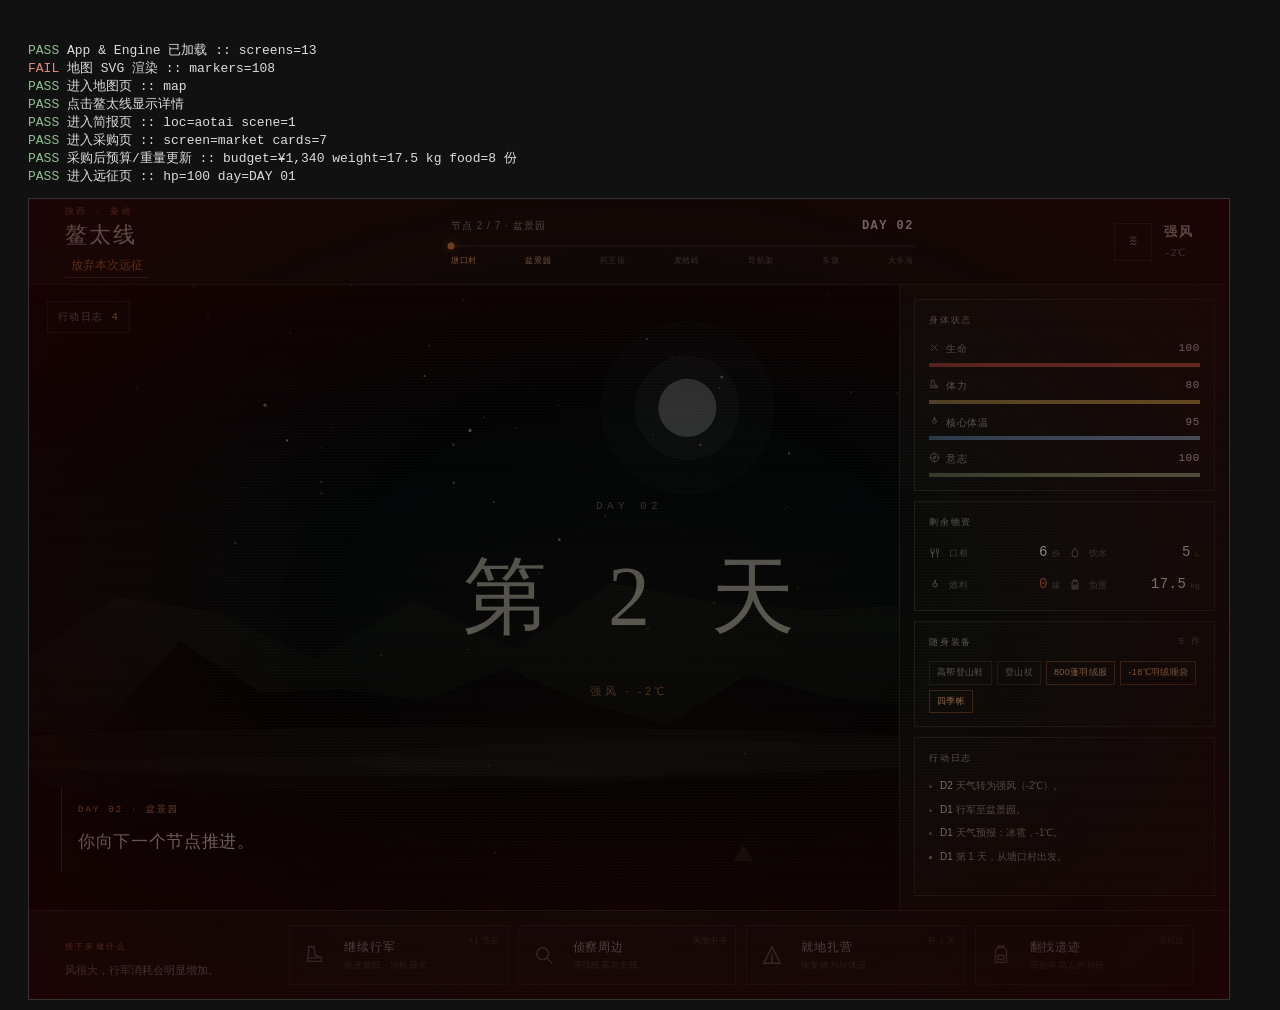
<file: data/smoke.html>
<!DOCTYPE html>
<html lang="zh-CN">
<head><meta charset="utf-8"><title>smoke</title>
<style>body{background:#111;color:#ddd;font:13px monospace;padding:20px}iframe{width:1200px;height:800px;border:1px solid #333;display:block;margin-top:12px}.pass{color:#8fbf8f}.fail{color:#e08a7a}</style>
</head>
<body>
<pre id="out">running...</pre>
<iframe id="frame" src="../index.html"></iframe>
<script>
const out = document.getElementById('out');
const lines = [];
function log(name, ok, detail) {
  lines.push(`<span class="${ok ? 'pass' : 'fail'}">${ok ? 'PASS' : 'FAIL'}</span> ${name}${detail ? ' :: ' + detail : ''}`);
  out.innerHTML = lines.join('\n');
}
function wait(ms) { return new Promise(r => setTimeout(r, ms)); }
function click(el) { if (!el) return false; el.dispatchEvent(new MouseEvent('click', { bubbles: true, cancelable: true, view: window })); return true; }

(async () => {
  const frame = document.getElementById('frame');
  let w = null, d = null, App = null, Engine = null, EVENTS = null, EGG_COUNT = 0;
  for (let i = 0; i < 40; i++) {
    await wait(120);
    w = frame.contentWindow; d = frame.contentDocument;
    try {
      App = w.eval('typeof App !== "undefined" ? App : null');
      Engine = w.eval('typeof Engine !== "undefined" ? Engine : null');
    } catch (e) { App = null; }
    if (App && Engine && d.querySelector('#china-map .site')) break;
  }
  EVENTS = w.EVENTS; EGG_COUNT = w.eval('EGGS.length');
  const errs = [];
  w.addEventListener('error', e => errs.push(e.message + ' @' + e.filename + ':' + e.lineno));

  try {
    log('App & Engine 已加载', !!App && !!Engine && !!w.eval('MapView'), `screens=${d.querySelectorAll('.screen').length}`);
    log('地图 SVG 渲染', d.querySelectorAll('#china-map .site').length === 12, `markers=${d.querySelectorAll('#china-map .site').length}`);

    click(d.querySelector('#screen-title [data-nav="map"]'));
    await wait(300);
    log('进入地图页', d.getElementById('screen-map').classList.contains('active'), App.screen);

    click(d.querySelector('[data-site="aotai"]'));
    await wait(300);
    const detail = d.getElementById('route-detail');
    log('点击鳌太线显示详情', !detail.hidden && detail.textContent.indexOf('鳌太线') >= 0);

    click(d.querySelector('#route-detail [data-brief]'));
    await wait(400);
    log('进入简报页', d.getElementById('screen-brief').classList.contains('active'), `loc=${App.locId} scene=${d.querySelectorAll('#brief-scene svg').length}`);

    click(d.getElementById('btn-goto-market'));
    await wait(400);
    log('进入采购页', d.getElementById('screen-market').classList.contains('active'), `screen=${App.screen} cards=${d.querySelectorAll('#gear-grid .gear-card').length}`);

    ['shell','down','bag','tent'].forEach(id => click(d.querySelector(`[data-buy="${id}"][data-dir="plus"]`)));
    for (let i = 0; i < 8; i++) {
      click(d.querySelector('[data-buy="water"][data-dir="plus"]'));
      click(d.querySelector('[data-buy="food"][data-dir="plus"]'));
    }
    await wait(300);
    log('采购后预算/重量更新', d.getElementById('g-budget').textContent !== '¥0', `budget=${d.getElementById('g-budget').textContent} weight=${d.getElementById('g-weight').textContent} food=${d.getElementById('g-food').textContent}`);

    click(d.getElementById('btn-depart'));
    await wait(500);
    log('进入远征页', d.getElementById('screen-run').classList.contains('active'), `hp=${d.getElementById('m-hp').textContent} day=${d.getElementById('run-day').textContent}`);

    click(d.querySelector('[data-action="march"]'));
    await wait(1200);
    const modalOpen = !d.getElementById('modal-root').hidden;
    log('行军后出现事件或日切', modalOpen || !!d.querySelector('.day-transition'), `modal=${modalOpen} options=${d.querySelectorAll('.option').length}`);

    if (modalOpen) {
      const opt = d.querySelector('.option:not([disabled])');
      const optText = opt ? opt.textContent.trim().replace(/\s+/g,' ').slice(0, 30) : 'none';
      click(opt);
      await wait(400);
      const cont = d.getElementById('btn-outcome-continue');
      log('事件选项产生结果', !!cont, `option=${optText}`);
      click(cont);
      await wait(1300);
      log('继续后关闭弹窗', d.getElementById('modal-root').hidden, `day=${d.getElementById('run-day').textContent}`);
    }

    // 直接测试一个本地事件与结果页
    App.openEvent((EVENTS.aotai || [])[0]);
    await wait(300);
    log('手动打开事件弹窗', !d.getElementById('modal-root').hidden && d.querySelectorAll('.option').length > 0);
    if (!d.getElementById('modal-root').hidden) App.closeModal();

    Engine.finish(true, '测试抵达');
    App.showResult();
    await wait(400);
    log('结算页渲染', d.getElementById('screen-result').classList.contains('active') && d.getElementById('result-rank').textContent.length > 0, `rank=${d.getElementById('result-rank').textContent} score=${d.getElementById('result-score').textContent}`);

    click(d.querySelector('#screen-result [data-nav="archive"]'));
    await wait(400);
    log('档案库渲染', d.getElementById('screen-archive').classList.contains('active') && d.querySelectorAll('#archive-body .egg-item').length === EGG_COUNT, `eggs=${d.querySelectorAll('#archive-body .egg-item').length}/${EGG_COUNT}`);

    log('运行期无 JS 异常', errs.length === 0, errs.join(' | '));
  } catch (e) {
    log('测试脚本异常', false, e.message + '\n' + e.stack);
  }
  document.title = 'smoke done';
})();
</script>
</body>
</html>
</file>
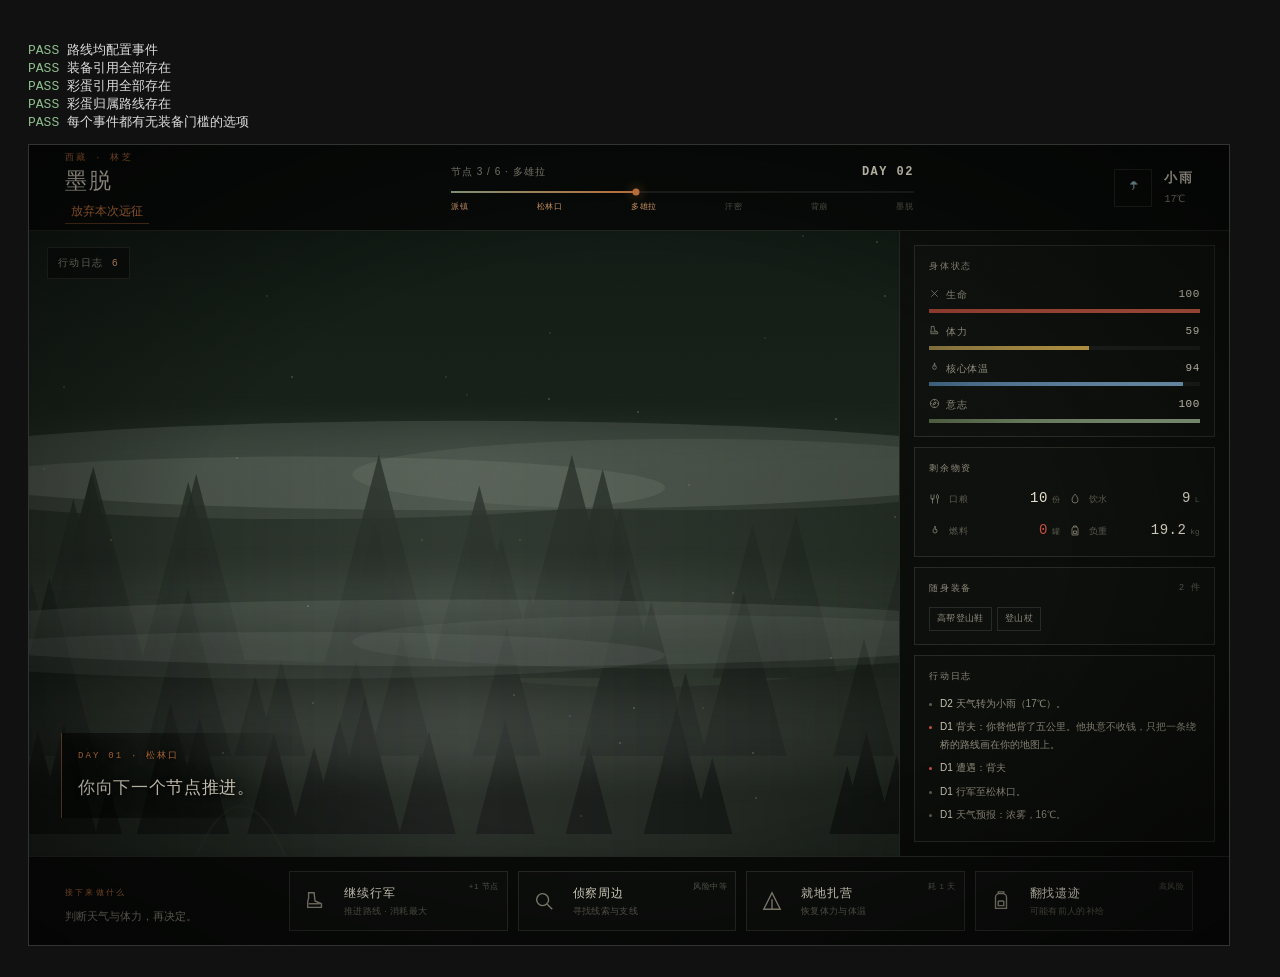
<file: data/smoke2.html>
<!DOCTYPE html>
<html lang="zh-CN">
<head><meta charset="utf-8"><title>smoke2</title>
<style>body{background:#111;color:#ddd;font:13px monospace;padding:20px}iframe{width:1200px;height:800px;border:1px solid #333}.pass{color:#8fbf8f}.fail{color:#e08a7a}</style>
</head>
<body>
<pre id="out">running...</pre>
<iframe id="frame" src="../index.html"></iframe>
<script>
const out = document.getElementById('out');
const lines = [];
function log(name, ok, detail) { lines.push(`<span class="${ok ? 'pass' : 'fail'}">${ok ? 'PASS' : 'FAIL'}</span> ${name}${detail ? ' :: ' + detail : ''}`); out.innerHTML = lines.join('\n'); }
function wait(ms) { return new Promise(r => setTimeout(r, ms)); }
function click(el) { if (!el) return false; el.dispatchEvent(new MouseEvent('click', { bubbles: true, cancelable: true, view: window })); return true; }

(async () => {
  const frame = document.getElementById('frame');
  let w = null, d = null, App = null, Engine = null;
  for (let i = 0; i < 40; i++) {
    await wait(120);
    w = frame.contentWindow; d = frame.contentDocument;
    try { App = w.eval('typeof App !== "undefined" ? App : null'); Engine = w.eval('typeof Engine !== "undefined" ? Engine : null'); } catch (e) { App = null; }
    if (App && Engine && d.querySelector('#china-map .site')) break;
  }
  const E = w.EVENTS, C = w.COMMON_EVENTS;
  const GEAR_MAP = w.eval('GEAR_MAP'), LOC_MAP = w.eval('LOC_MAP'), EGG_MAP = w.eval('EGG_MAP'), LOCATIONS = w.eval('LOCATIONS');
  const errs = [];
  w.addEventListener('error', e => errs.push(e.message + ' @' + e.filename + ':' + e.lineno));

  try {
    // ---- 数据完整性 ----
    let missingGear = [], missingEgg = [], noFallback = [], missingEvents = [], missingLoc = [];
    Object.keys(GEAR_MAP).forEach(() => {});
    LOCATIONS.forEach(l => {
      if (!E[l.id]) missingEvents.push(l.id);
      l.must.forEach(id => { if (!GEAR_MAP[id]) missingGear.push(l.id + ':' + id); });
    });
    const allEvents = Object.keys(E).flatMap(k => E[k]).concat(C);
    allEvents.forEach(ev => {
      const opts = ev.options || [];
      if (!opts.length) noFallback.push(ev.id);
      if (!opts.some(o => !o.req)) noFallback.push(ev.id + '(全需装备)');
      opts.forEach(o => {
        const reqs = o.req ? (Array.isArray(o.req) ? o.req : [o.req]) : [];
        reqs.forEach(id => { if (!GEAR_MAP[id]) missingGear.push(ev.id + ':req:' + id); });
        (o.outcomes || []).forEach(out => {
          const eff = out.eff || {};
          if (eff.item && !GEAR_MAP[eff.item]) missingGear.push(ev.id + ':item:' + eff.item);
          if (eff.egg && !EGG_MAP[eff.egg]) missingEgg.push(ev.id + ':egg:' + eff.egg);
          if (out.next && !allEvents.some(x => x.id === out.next)) missingEgg.push(ev.id + ':next:' + out.next);
        });
      });
    });
    Object.keys(EGG_MAP).forEach(id => { if (!LOC_MAP[EGG_MAP[id].loc]) missingLoc.push(id); });
    log('路线均配置事件', missingEvents.length === 0, missingEvents.join(','));
    log('装备引用全部存在', missingGear.length === 0, missingGear.slice(0, 8).join(','));
    log('彩蛋引用全部存在', missingEgg.length === 0, missingEgg.slice(0, 8).join(','));
    log('彩蛋归属路线存在', missingLoc.length === 0, missingLoc.join(','));
    log('每个事件都有无装备门槛的选项', noFallback.length === 0, noFallback.slice(0, 10).join(','));

    // ---- 完整一局 ----
    App.locId = 'motuo';
    App.cart = {};
    ['shell','tent','filter','rope','insect','food','water'].forEach(id => { App.cart[id] = 0; });
    for (let i = 0; i < 12; i++) App.cart.food = (App.cart.food || 0) + 1;
    for (let i = 0; i < 12; i++) App.cart.water = (App.cart.water || 0) + 1;
    Engine.start('motuo', App.cart);
    App.show('run');
    App.enterRun();
    let steps = 0, guard = 0;
    while (!Engine.run.finished && guard++ < 40) {
      App.doAction(['march','scout','camp','march'][steps % 4]);
      steps++;
      await wait(1200);
      if (!d.getElementById('modal-root').hidden) {
        const opt = d.querySelector('.option:not([disabled])');
        if (opt) click(opt);
        await wait(300);
        const cont = d.getElementById('btn-outcome-continue');
        if (cont) click(cont);
        await wait(500);
      }
    }
    log('连续行动可推进到结束', Engine.run.finished, `steps=${steps} day=${Engine.run.day} prog=${Engine.run.progress} success=${Engine.run.success}`);
    App.showResult();
    await wait(400);
    log('结束进入结算页', d.getElementById('screen-result').classList.contains('active'), `rank=${d.getElementById('result-rank').textContent} stamp=${d.getElementById('result-stamp').textContent}`);

    // ---- 档案切换 & 记录 ----
    click(d.querySelector('#screen-result [data-nav="archive"]'));
    await wait(300);
    click(d.querySelector('#archive-tabs [data-tab="ach"]'));
    await wait(200);
    const achCount = d.querySelectorAll('#archive-body .ach-item').length;
    click(d.querySelector('#archive-tabs [data-tab="records"]'));
    await wait(200);
    const recCount = d.querySelectorAll('#archive-body .record-row').length;
    log('档案标签切换', achCount > 0 && (recCount >= 0), `ach=${achCount} recordRows=${recCount}`);

    // ---- 秘密线路解锁 ----
    const four = w.eval('EGGS.slice(0,4).map(e=>e.id)');
    Engine.meta.eggs = four.slice();
    Engine.meta.ach = [];
    Engine.meta.records = [];
    Engine.meta.runs = 0;
    Engine.saveMeta();
    w.eval('MapView.refresh()');
    await wait(200);
    const kunlunLocked = !!d.querySelector('[data-site="kunlun"].locked');
    log('收集4个彩蛋解锁昆仑', !kunlunLocked, `locked=${kunlunLocked}`);
    App.locId = 'kunlun';
    log('秘密线路简报可打开', true, `unlocked=${Engine.secretUnlocked()}`);

    // ---- 死亡结算 ----
    Engine.start('aotai', { food: 0, water: 0 });
    Engine.run.hp = 1;
    Engine.finish(false, '失温');
    App.showResult();
    await wait(300);
    log('死亡结算显示未归', d.getElementById('result-stamp').textContent === '未归', `stamp=${d.getElementById('result-stamp').textContent} sub=${d.getElementById('result-sub').textContent}`);

    log('全流程无 JS 异常', errs.length === 0, errs.slice(0,3).join(' | '));
  } catch (e) {
    log('测试脚本异常', false, e.message + '\n' + e.stack);
  }
  document.title = 'smoke2 done';
})();
</script>
</body>
</html>
</file>
<file: css/style.css>
/* ================= 基础 ================= */
*,*::before,*::after{box-sizing:border-box}
[hidden]{display:none!important}
:root{
  --bg:#070908;
  --bg2:#0d100c;
  --panel:#111510;
  --panel2:#171c15;
  --ink:#e8e1cf;
  --ink-dim:#c9c2b1;
  --muted:#8e897a;
  --faint:#5d5b50;
  --line:rgba(232,225,207,.12);
  --line-strong:rgba(232,225,207,.24);
  --accent:#cf7a3e;
  --accent-soft:#e0a26e;
  --accent-dim:rgba(207,122,62,.15);
  --green:#93a888;
  --danger:#c94f3d;
  --danger-dim:rgba(201,79,61,.15);
  --ice:#9cc2cd;
  --paper:#d9ceb4;
  --serif:"Songti SC","STSong","Noto Serif CJK SC","SimSun",serif;
  --sans:"PingFang SC","Microsoft YaHei","Hiragino Sans GB",sans-serif;
  --mono:"Consolas","SFMono-Regular","Courier New",monospace;
  --ease:cubic-bezier(.16,1,.3,1);
}
html,body{height:100%}
body{
  margin:0;background:var(--bg);color:var(--ink);
  font-family:var(--sans);font-size:15px;line-height:1.7;
  overflow-x:hidden;-webkit-font-smoothing:antialiased;
  display:flex;flex-direction:column;min-height:100vh;
}
body.locked{overflow:hidden}
button{font:inherit;color:inherit;background:none;border:none;cursor:pointer}
h1,h2,h3,h4,p{margin:0}
a{color:inherit}
::selection{background:var(--accent);color:#0b0d09}
::-webkit-scrollbar{width:8px;height:8px}
::-webkit-scrollbar-track{background:#0a0c09}
::-webkit-scrollbar-thumb{background:#2a2f26;border-radius:8px}
::-webkit-scrollbar-thumb:hover{background:#3a4134}

.grain,.vignette{position:fixed;inset:0;pointer-events:none;z-index:9000}
.grain{
  opacity:.055;
  background-image:url("data:image/svg+xml,%3Csvg xmlns='http://www.w3.org/2000/svg' width='200' height='200'%3E%3Cfilter id='n'%3E%3CfeTurbulence type='fractalNoise' baseFrequency='.85' numOctaves='3'/%3E%3C/filter%3E%3Crect width='200' height='200' filter='url(%23n)'/%3E%3C/svg%3E");
  mix-blend-mode:overlay;
}
.vignette{background:radial-gradient(ellipse at center,transparent 52%,rgba(0,0,0,.55) 100%);z-index:8999}

.kicker{font-family:var(--mono);font-size:10px;letter-spacing:.28em;text-transform:uppercase;color:var(--accent);opacity:.9}
.sec-title{font-family:var(--serif);font-size:clamp(22px,2.6vw,34px);font-weight:400;letter-spacing:.06em;line-height:1.35}
.thin{stroke-width:.6}

/* ================= 顶栏 ================= */
.topbar{
  position:fixed;top:0;left:0;right:0;z-index:100;
  display:flex;align-items:center;gap:34px;
  padding:0 4vw;height:68px;
  background:linear-gradient(180deg,rgba(7,9,8,.92),rgba(7,9,8,.4) 70%,transparent);
  backdrop-filter:blur(6px);
  border-bottom:1px solid transparent;
  transition:border-color .4s,background .4s;
}
.topbar.solid{border-bottom-color:var(--line);background:rgba(9,11,9,.88)}
.brand{display:flex;align-items:center;gap:11px;text-align:left}
.brand-mark{width:34px;height:34px;border:1px solid var(--line-strong);display:grid;place-items:center;transform:rotate(45deg)}
.brand-mark svg{width:19px;height:19px;transform:rotate(-45deg);fill:none;stroke:var(--accent);stroke-width:1.6}
.brand-text{display:flex;flex-direction:column;font-family:var(--serif);font-size:17px;letter-spacing:.18em;line-height:1.1}
.brand-text em{font-family:var(--mono);font-style:normal;font-size:8px;letter-spacing:.24em;color:var(--muted);margin-top:5px}
.topnav{display:flex;gap:6px;margin-left:auto}
.nav-item{
  padding:8px 14px;font-size:12px;letter-spacing:.12em;color:var(--muted);
  border-bottom:1px solid transparent;transition:color .25s,border-color .25s;
}
.nav-item:hover,.nav-item.active{color:var(--ink);border-bottom-color:var(--accent)}
.topstat{display:flex;gap:22px;padding-left:26px;border-left:1px solid var(--line)}
.topstat span{display:flex;flex-direction:column;align-items:flex-start;font-size:9px;letter-spacing:.2em;color:var(--muted)}
.topstat b{font-family:var(--mono);font-size:14px;color:var(--ink);letter-spacing:.05em;margin-top:2px}

/* ================= 屏幕容器 ================= */
#app{flex:1 0 auto;min-height:0}
.screen{display:none;padding:104px 6vw 70px;position:relative}
.screen.active{display:block;animation:screenIn .55s var(--ease) both}
.screen-title.active{display:flex}
body.in-run .topbar{display:none}
@keyframes screenIn{from{opacity:0;transform:translateY(14px)}to{opacity:1;transform:none}}

.btn{
  display:inline-flex;align-items:center;gap:10px;
  padding:12px 22px;border:1px solid var(--line-strong);
  font-size:13px;letter-spacing:.12em;position:relative;
  transition:background .3s,border-color .3s,color .3s,transform .2s;
  background:rgba(255,255,255,.015);
}
.btn svg{width:17px;height:17px;fill:none;stroke:currentColor;stroke-width:1.5}
.btn:hover{transform:translateY(-2px);border-color:var(--accent);color:var(--accent-soft)}
.btn-primary{background:var(--accent);border-color:var(--accent);color:#0c0d08;font-weight:600}
.btn-primary:hover{background:var(--accent-soft);border-color:var(--accent-soft);color:#0c0d08}
.btn-primary:disabled,.btn:disabled{opacity:.34;cursor:not-allowed;transform:none}
.btn-ghost{color:var(--ink-dim)}
.btn-lg{padding:15px 28px;font-size:14px}
.btn-arrow{transition:transform .3s}
.btn:hover .btn-arrow{transform:translateX(4px)}
.link-btn{color:var(--accent);border-bottom:1px solid rgba(207,122,62,.4);padding-bottom:1px;font-size:12px}
.back-link{color:var(--muted);font-size:12px;letter-spacing:.1em;margin-bottom:22px;display:inline-block;transition:color .2s}
.back-link:hover{color:var(--accent)}

/* ================= 标题页 ================= */
.screen-title{align-items:center;min-height:100vh;padding:0 7vw;overflow:hidden}
.title-bg{position:absolute;inset:0;z-index:-1;overflow:hidden;background:
  radial-gradient(ellipse 60% 50% at 72% 20%,rgba(56,70,62,.45),transparent 65%),
  linear-gradient(180deg,#060807,#0b0e0a 55%,#060706)}
.title-stars{position:absolute;inset:0;background-image:
  radial-gradient(1px 1px at 12% 18%,rgba(232,225,205,.5),transparent),
  radial-gradient(1px 1px at 28% 32%,rgba(232,225,205,.35),transparent),
  radial-gradient(1.4px 1.4px at 44% 12%,rgba(232,225,205,.6),transparent),
  radial-gradient(1px 1px at 63% 27%,rgba(232,225,205,.4),transparent),
  radial-gradient(1px 1px at 81% 15%,rgba(232,225,205,.5),transparent),
  radial-gradient(1.2px 1.2px at 91% 36%,rgba(232,225,205,.3),transparent),
  radial-gradient(1px 1px at 56% 45%,rgba(232,225,205,.25),transparent);
  animation:twinkle 6s ease-in-out infinite alternate;
}
@keyframes twinkle{from{opacity:.4}to{opacity:1}}
.title-ridge{position:absolute;left:-10%;right:-10%;bottom:0;background-repeat:no-repeat;filter:blur(.4px)}
.title-ridge.r1{height:48vh;bottom:0;background:linear-gradient(180deg,rgba(21,27,23,.1),rgba(11,14,11,.9)),
  url("data:image/svg+xml,%3Csvg xmlns='http://www.w3.org/2000/svg' viewBox='0 0 1440 400' preserveAspectRatio='none'%3E%3Cpath d='M0 400L0 310L120 250L210 300L330 170L430 250L560 140L680 260L790 200L900 300L1010 190L1160 280L1280 210L1440 300L1440 400Z' fill='%23131813'/%3E%3C/svg%3E");
  background-size:cover;opacity:.9}
.title-ridge.r2{height:34vh;background:url("data:image/svg+xml,%3Csvg xmlns='http://www.w3.org/2000/svg' viewBox='0 0 1440 300' preserveAspectRatio='none'%3E%3Cpath d='M0 300L0 220L90 180L190 240L300 120L420 210L540 90L650 200L760 130L880 220L1000 160L1120 230L1240 150L1350 220L1440 190L1440 300Z' fill='%230d110d'/%3E%3C/svg%3E");background-size:cover}
.title-ridge.r3{height:22vh;background:url("data:image/svg+xml,%3Csvg xmlns='http://www.w3.org/2000/svg' viewBox='0 0 1440 200' preserveAspectRatio='none'%3E%3Cpath d='M0 200L0 150L140 120L260 160L400 90L520 150L660 110L800 155L940 100L1080 150L1200 115L1330 155L1440 130L1440 200Z' fill='%23060806'/%3E%3C/svg%3E");background-size:cover}

.title-inner{position:relative;max-width:880px;padding-top:20px}
.mega-title{font-family:var(--serif);font-weight:400;font-size:clamp(76px,13vw,168px);line-height:.86;letter-spacing:.06em;margin:26px 0 0;display:flex;gap:.08em}
.mega-title span{display:inline-block;animation:titleUp .9s var(--ease) both}
.mega-title span:nth-child(1){animation-delay:.1s}
.mega-title span:nth-child(2){animation-delay:.22s;color:transparent;-webkit-text-stroke:1px rgba(232,225,207,.55)}
@keyframes titleUp{from{opacity:0;transform:translateY(40px)}to{opacity:1;transform:none}}
.title-en{font-family:var(--mono);font-size:10px;letter-spacing:.42em;color:var(--muted);margin-top:18px;padding-left:4px}
.title-lead{font-family:var(--serif);font-size:clamp(15px,1.5vw,19px);line-height:2;color:var(--ink-dim);margin-top:36px;letter-spacing:.08em;text-shadow:0 2px 20px #000}
.title-actions{display:flex;gap:14px;margin-top:42px;flex-wrap:wrap}
.title-meta{display:flex;align-items:center;gap:12px;flex-wrap:wrap;margin-top:34px;font-size:10px;letter-spacing:.14em;color:var(--faint)}
.dot{width:3px;height:3px;background:var(--faint);border-radius:50%}
.title-foot{position:absolute;bottom:34px;right:6vw;font-size:10px;letter-spacing:.16em;color:var(--faint);text-align:right}
.title-foot::before{content:"";display:inline-block;width:26px;height:1px;background:var(--faint);vertical-align:middle;margin-right:10px}

/* ================= 地图页 ================= */
.map-head{display:flex;justify-content:space-between;align-items:flex-end;gap:30px;flex-wrap:wrap;margin-bottom:26px}
.map-filters{display:flex;gap:8px}
.chip{
  padding:7px 15px;border:1px solid var(--line);font-size:11px;letter-spacing:.12em;color:var(--muted);
  transition:all .25s;background:transparent;
}
.chip:hover{border-color:var(--line-strong);color:var(--ink)}
.chip.active{background:var(--accent-dim);border-color:rgba(207,122,62,.5);color:var(--accent-soft)}
.map-stage{display:grid;grid-template-columns:minmax(0,1fr) 360px;gap:26px;align-items:stretch}
.map-frame{
  position:relative;border:1px solid var(--line);background:
    radial-gradient(ellipse at 60% 45%,rgba(28,36,29,.65),transparent 70%),
    linear-gradient(160deg,#0b0e0a,#080a07);
  min-height:clamp(460px,calc(100vh - 290px),780px);overflow:hidden;
}
.map-frame::before{
  content:"";position:absolute;inset:0;z-index:0;pointer-events:none;
  background-image:linear-gradient(rgba(232,225,207,.035) 1px,transparent 1px),linear-gradient(90deg,rgba(232,225,207,.035) 1px,transparent 1px);
  background-size:64px 64px;
  mask-image:radial-gradient(ellipse at center,#000 30%,transparent 78%);
}
.map-toolbar{position:absolute;top:0;left:0;right:0;display:flex;justify-content:space-between;padding:16px 20px;z-index:5;pointer-events:none}
.map-tool-label{display:flex;align-items:center;gap:8px;font-family:var(--mono);font-size:9px;letter-spacing:.22em;color:var(--muted);text-transform:uppercase}
.map-tool-hint{font-size:10px;letter-spacing:.14em;color:var(--faint)}
.pulse-dot{width:6px;height:6px;border-radius:50%;background:var(--accent);box-shadow:0 0 0 0 rgba(207,122,62,.5);animation:pulseDot 2.4s infinite}
@keyframes pulseDot{0%{box-shadow:0 0 0 0 rgba(207,122,62,.45)}70%{box-shadow:0 0 0 12px rgba(207,122,62,0)}100%{box-shadow:0 0 0 0 rgba(207,122,62,0)}}
.map-svg-wrap{position:absolute;inset:34px 16px 20px;display:grid;place-items:center}
#china-map{width:100%;height:100%;overflow:visible}
.prov{fill:#141913;stroke:rgba(200,190,160,.20);stroke-width:.55;transition:fill .3s}
.prov:hover{fill:#1d241c}
.map-grid-line{stroke:rgba(232,225,207,.05);stroke-width:.5}
.map-glow{filter:drop-shadow(0 0 18px rgba(120,150,120,.08))}
.site{cursor:pointer}
.site .site-halo{fill:rgba(207,122,62,.08);transition:all .35s}
.site .site-ring{fill:none;stroke:rgba(207,122,62,.5);stroke-width:1;opacity:.6}
.site .site-core{fill:var(--accent);transition:all .3s}
.site .site-label{font-family:var(--sans);font-size:10px;fill:rgba(232,225,207,.72);letter-spacing:.14em;paint-order:stroke;stroke:#070908;stroke-width:3px;transition:fill .3s}
.site:hover .site-core,.site.active .site-core{fill:#ffd5a2;r:3.2}
.site:hover .site-label,.site.active .site-label{fill:#fff0da}
.site.active .site-halo{fill:rgba(207,122,62,.16)}
.site.active .site-ring{opacity:1;animation:sitePulse 2.2s ease-out infinite}
@keyframes sitePulse{0%{r:5;opacity:.9}100%{r:17;opacity:0}}
.site.secret .site-core{fill:#8f7fb0}
.site.secret .site-ring{stroke:#8f7fb0}
.site.secret .site-label{fill:#b9a8d8}
.site.locked .site-core{fill:#555a50}
.site.locked .site-ring{stroke:#555a50}
.site.locked .site-label{fill:#6e7268}
.site.dim{opacity:.18;pointer-events:none}
.map-compass{position:absolute;right:24px;bottom:56px;width:76px;height:76px;opacity:.4;pointer-events:none}
.map-compass svg{width:100%;height:100%;fill:none;stroke:rgba(232,225,207,.5);stroke-width:1}
.map-compass circle.dash{stroke-dasharray:3 4}
.map-compass path{stroke-width:1.2}
.map-compass .needleN{fill:var(--accent);stroke:var(--accent)}
.map-compass .needleS{stroke:rgba(232,225,207,.4)}
.map-compass text{fill:rgba(232,225,207,.7);font:9px var(--mono);text-anchor:middle;stroke:none}
.map-scale{position:absolute;left:22px;bottom:20px;display:flex;align-items:center;gap:8px;font-family:var(--mono);font-size:9px;letter-spacing:.16em;color:var(--faint);pointer-events:none}
.map-scale span{display:block;width:64px;height:6px;border-left:1px solid var(--faint);border-right:1px solid var(--faint);position:relative}
.map-scale span::after{content:"";position:absolute;left:0;right:0;bottom:0;height:1px;background:var(--faint)}

.route-card{border:1px solid var(--line);background:linear-gradient(170deg,var(--panel),#0b0e0a);padding:26px;position:relative;overflow:hidden;min-height:520px}
.route-card::before{content:"";position:absolute;top:0;left:0;width:100%;height:3px;background:linear-gradient(90deg,var(--accent),transparent)}
.route-empty{display:flex;flex-direction:column;align-items:center;justify-content:center;height:100%;min-height:460px;text-align:center;color:var(--muted);gap:8px}
.route-empty p{font-family:var(--serif);font-size:16px;line-height:2;color:var(--ink-dim)}
.route-empty span{font-size:10px;letter-spacing:.16em;color:var(--faint)}
.empty-mark svg{width:58px;height:58px;fill:none;stroke:rgba(207,122,62,.4);stroke-width:1;margin-bottom:14px}
.empty-mark circle{stroke-dasharray:3 4}
.route-detail{animation:fadeUp .45s var(--ease) both}
@keyframes fadeUp{from{opacity:0;transform:translateY(10px)}to{opacity:1;transform:none}}
.rd-top{display:flex;justify-content:space-between;align-items:flex-start;gap:10px}
.rd-level{font-size:12px;letter-spacing:.1em;color:var(--accent)}
.rd-name{font-family:var(--serif);font-size:30px;letter-spacing:.08em;margin-top:6px;line-height:1.2}
.rd-en{font-family:var(--mono);font-size:9px;letter-spacing:.26em;color:var(--faint);margin-top:5px}
.rd-province{font-size:11px;color:var(--muted);letter-spacing:.16em;margin-top:10px}
.rd-close{width:26px;height:26px;display:grid;place-items:center;border:1px solid var(--line);color:var(--muted);flex:none}
.rd-close:hover{border-color:var(--accent);color:var(--accent)}
.rd-close svg{width:12px;height:12px;fill:none;stroke:currentColor}
.rd-desc{font-size:13px;line-height:1.9;color:var(--ink-dim);margin-top:18px}
.rd-stats{display:grid;grid-template-columns:1fr 1fr 1fr;gap:1px;background:var(--line);margin-top:20px;border:1px solid var(--line)}
.rd-stat{background:#0d110d;padding:12px 10px;text-align:center}
.rd-stat i{display:block;font-size:9px;letter-spacing:.16em;color:var(--faint);font-style:normal}
.rd-stat b{display:block;font-family:var(--mono);font-size:16px;margin-top:4px;color:var(--ink);letter-spacing:.02em}
.rd-hazards{display:flex;flex-wrap:wrap;gap:6px;margin-top:18px}
.rd-hazard{font-size:10px;padding:4px 9px;border:1px solid rgba(201,79,61,.3);color:#d99287;background:rgba(201,79,61,.07);letter-spacing:.08em}
.rd-quote{font-family:var(--serif);font-size:12px;line-height:1.9;color:var(--muted);margin-top:18px;padding-left:12px;border-left:1px solid var(--line-strong)}
.rd-actions{display:flex;gap:10px;margin-top:22px}
.rd-actions .btn{flex:1;justify-content:center;padding:12px 8px;font-size:12px}
.map-legend{display:flex;gap:26px;margin-top:18px;font-size:10px;letter-spacing:.12em;color:var(--faint);flex-wrap:wrap}
.map-legend span{display:flex;align-items:center;gap:8px}
.lg-dot{width:7px;height:7px;border-radius:50%}
.lg-dot.lv3{background:#93a888}
.lg-dot.lv4{background:#cf7a3e}
.lg-dot.lv5{background:#c94f3d}
.lg-secret{width:7px;height:7px;border-radius:50%;background:#8f7fb0;box-shadow:0 0 0 3px rgba(143,127,176,.15)}

/* ================= 简报页 ================= */
.screen-brief{padding-top:96px}
.brief-wrap{display:grid;grid-template-columns:1.05fr 1fr;gap:0;border:1px solid var(--line);background:var(--panel);min-height:calc(100vh - 190px)}
.brief-visual{position:relative;overflow:hidden;border-right:1px solid var(--line);min-height:420px}
.brief-scene{position:absolute;inset:0}
.brief-scene svg{width:100%;height:100%;display:block}
.brief-visual::after{content:"";position:absolute;inset:0;background:linear-gradient(180deg,transparent 45%,rgba(6,8,6,.9));pointer-events:none}
.brief-stamp{position:absolute;top:26px;right:26px;z-index:3;border:1px solid rgba(207,122,62,.55);color:var(--accent-soft);font-family:var(--serif);font-size:13px;letter-spacing:.2em;padding:8px 14px;transform:rotate(4deg);background:rgba(8,10,8,.55);backdrop-filter:blur(4px)}
.brief-visual-foot{position:absolute;left:22px;right:22px;bottom:18px;z-index:3;display:flex;justify-content:space-between;font-family:var(--mono);font-size:9px;letter-spacing:.18em;color:rgba(232,225,207,.55)}
.brief-body{display:flex;flex-direction:column;overflow:hidden;max-height:calc(100vh - 150px)}
.brief-scroll{padding:28px 38px 12px;overflow-y:auto;flex:1;min-height:0}
.brief-name{font-family:var(--serif);font-size:clamp(30px,3.4vw,46px);font-weight:400;letter-spacing:.08em;line-height:1.2;margin-top:8px}
.brief-en{font-family:var(--mono);font-size:9px;letter-spacing:.3em;color:var(--faint);margin-top:8px}
.brief-brief-row{display:grid;grid-template-columns:1fr auto;gap:22px;margin-top:16px;align-items:start}
.brief-text{font-size:13px;line-height:1.85;color:var(--ink-dim)}
.brief-numbers{display:flex;flex-direction:column;gap:6px;min-width:112px}
.brief-num{border-left:1px solid var(--line-strong);padding-left:13px}
.brief-num i{display:block;font-style:normal;font-size:9px;letter-spacing:.16em;color:var(--faint)}
.brief-num b{font-family:var(--mono);font-size:18px;color:var(--ink);font-weight:400}
.brief-section{margin-top:18px}
.brief-section h3{font-family:var(--sans);font-size:10px;font-weight:500;letter-spacing:.24em;color:var(--muted);margin-bottom:8px;text-transform:uppercase}
.route-line{display:flex;align-items:center;flex-wrap:wrap;gap:2px 0}
.route-node{display:flex;align-items:center;font-size:11px;color:var(--ink-dim);letter-spacing:.05em}
.route-node::before{content:"";width:5px;height:5px;border:1px solid var(--accent);transform:rotate(45deg);margin-right:8px}
.route-node:not(:last-child)::after{content:"";width:22px;height:1px;background:var(--line-strong);margin:0 10px;display:inline-block}
.hazard-list{display:flex;flex-wrap:wrap;gap:8px}
.hazard{display:flex;align-items:center;gap:8px;padding:8px 13px;border:1px solid rgba(201,79,61,.24);background:rgba(201,79,61,.05);font-size:11px;color:#dba49a;letter-spacing:.06em}
.hazard svg{width:13px;height:13px;fill:none;stroke:#b8655a;stroke-width:1.6}
.intel-list{list-style:none;padding:0;display:flex;flex-direction:column;gap:9px}
.intel-list li{font-size:12px;line-height:1.8;color:var(--muted);padding-left:18px;position:relative}
.intel-list li::before{content:"›";position:absolute;left:2px;color:var(--accent)}
.brief-actions{display:flex;gap:12px;padding:14px 38px 20px;border-top:1px solid var(--line);background:rgba(13,16,12,.72);backdrop-filter:blur(6px);flex:none}
.brief-actions .btn{justify-content:center}
.brief-actions .btn-primary{flex:1.6}
.brief-actions .btn-ghost{flex:1}

/* ================= 采购页 ================= */
.screen-market{padding-top:92px;padding-bottom:130px}
.market-top{display:grid;grid-template-columns:1fr 1fr;gap:40px;align-items:end;border-bottom:1px solid var(--line);padding-bottom:24px}
.market-sub{font-size:12px;color:var(--muted);margin-top:8px}
.market-gauges{display:flex;flex-direction:column;gap:14px}
.gauge-head{display:flex;justify-content:space-between;align-items:baseline;font-size:11px;color:var(--muted);letter-spacing:.1em}
.gauge-head b{font-family:var(--mono);font-size:14px;color:var(--ink);letter-spacing:.02em}
.gauge-head b.over{color:var(--danger)}
.gauge-bar{height:3px;background:rgba(255,255,255,.06);margin-top:6px;position:relative;overflow:hidden}
.gauge-bar i{position:absolute;inset:0 auto 0 0;background:var(--accent);transition:width .35s var(--ease)}
.gauge-bar.weight i{background:var(--green)}
.gauge-bar i.over{background:var(--danger)}
.gauge-foot{display:flex;justify-content:space-between;font-size:9px;letter-spacing:.1em;color:var(--faint);margin-top:5px}
.market-tabs{display:flex;gap:4px;margin:26px 0 20px;flex-wrap:wrap}
.market-tabs .chip{display:flex;align-items:center;gap:7px}
.market-tabs .chip b{font-family:var(--mono);font-size:9px;color:var(--faint);font-weight:400}
.market-tabs .chip.active b{color:var(--accent-soft)}
.gear-grid{display:grid;grid-template-columns:repeat(auto-fill,minmax(250px,1fr));gap:12px}
.gear-card{border:1px solid var(--line);background:linear-gradient(160deg,rgba(23,28,21,.7),rgba(11,14,10,.9));padding:17px 17px 14px;position:relative;transition:border-color .25s,background .25s;display:flex;flex-direction:column;gap:10px;min-height:150px}
.gear-card:hover{border-color:rgba(232,225,207,.28)}
.gear-card.in-cart{border-color:rgba(207,122,62,.55);background:linear-gradient(160deg,rgba(46,36,24,.75),rgba(14,13,9,.95))}
.gear-card.essential::after{content:"情报推荐";position:absolute;top:0;right:0;font-size:8px;letter-spacing:.14em;padding:4px 8px;background:var(--accent);color:#0b0d08}
.gc-top{display:flex;justify-content:space-between;gap:10px;align-items:flex-start}
.gc-cat{font-family:var(--mono);font-size:8.5px;letter-spacing:.16em;color:var(--faint);text-transform:uppercase}
.gc-name{font-family:var(--serif);font-size:17px;letter-spacing:.05em;margin-top:4px;line-height:1.35}
.gc-price{font-family:var(--mono);font-size:14px;color:var(--accent-soft);white-space:nowrap}
.gc-desc{font-size:11px;line-height:1.7;color:var(--muted);flex:1}
.gc-foot{display:flex;justify-content:space-between;align-items:center;border-top:1px solid var(--line);padding-top:10px}
.gc-meta{display:flex;gap:10px;font-size:9px;letter-spacing:.06em;color:var(--faint)}
.gc-meta b{font-family:var(--mono);color:var(--muted);font-weight:400}
.gc-buy{display:flex;align-items:center;gap:0;border:1px solid var(--line)}
.gc-buy button{width:26px;height:26px;display:grid;place-items:center;font-size:13px;color:var(--muted);transition:.2s}
.gc-buy .gc-add{width:auto;padding:0 11px;font-size:10px;letter-spacing:.1em;white-space:nowrap}
.gc-buy button:hover{background:var(--accent-dim);color:var(--accent-soft)}
.gc-buy span{min-width:26px;text-align:center;font-family:var(--mono);font-size:11px;color:var(--ink)}
.gc-qty{display:none}
.gear-card.in-cart .gc-add{display:none}
.gear-card.in-cart .gc-qty{display:flex}
.market-dock{
  position:fixed;left:0;right:0;bottom:0;z-index:90;display:flex;align-items:center;gap:24px;
  padding:14px 4vw;background:rgba(9,11,9,.94);backdrop-filter:blur(14px);border-top:1px solid var(--line);
}
.dock-left{flex:1;min-width:0;display:flex;align-items:center;gap:14px}
.dock-label{font-size:9px;letter-spacing:.2em;color:var(--faint);white-space:nowrap}
.dock-items{font-size:11px;color:var(--muted);white-space:nowrap;overflow-x:auto;padding:4px 0;scrollbar-width:thin}
.dock-items b{color:var(--accent-soft);font-weight:400}
.dock-right{display:flex;gap:10px;flex:none}
.dock-right .btn{padding:11px 20px}

/* ================= 远征页 ================= */
.screen-run{padding:0;height:100vh;display:none;flex-direction:column;overflow:hidden}
.screen-run.active{display:flex}
.run-top{
  height:86px;flex:none;display:grid;grid-template-columns:1fr 1.3fr .7fr;gap:30px;align-items:center;
  padding:0 3vw;border-bottom:1px solid var(--line);background:rgba(9,11,9,.75);backdrop-filter:blur(10px);z-index:10;
}
.run-loc .kicker{font-size:8.5px}
.run-loc h2{font-family:var(--serif);font-size:22px;font-weight:400;letter-spacing:.1em;line-height:1.2;margin-top:2px}
.run-progress{min-width:0}
.run-progress-head{display:flex;justify-content:space-between;align-items:baseline;font-size:10px;letter-spacing:.1em;color:var(--muted)}
.run-progress-head b{font-family:var(--mono);font-size:12px;color:var(--ink);letter-spacing:.12em}
.progress-track{height:2px;background:rgba(255,255,255,.08);margin-top:9px;position:relative}
.progress-track i{position:absolute;left:0;top:0;bottom:0;background:linear-gradient(90deg,var(--green),var(--accent));transition:width .6s var(--ease)}
.progress-track em{position:absolute;top:50%;width:7px;height:7px;border-radius:50%;background:var(--accent);transform:translate(-50%,-50%);box-shadow:0 0 12px rgba(207,122,62,.7);transition:left .6s var(--ease)}
.progress-nodes{display:flex;justify-content:space-between;margin-top:7px;font-size:8px;letter-spacing:.08em;color:var(--faint);gap:4px}
.progress-nodes span{white-space:nowrap;overflow:hidden;text-overflow:ellipsis;max-width:80px}
.progress-nodes span.done{color:var(--accent-soft)}
.run-weather{display:flex;align-items:center;gap:12px;justify-self:end}
.weather-icon{width:38px;height:38px;border:1px solid var(--line);display:grid;place-items:center;font-size:17px;color:var(--ice)}
.run-weather b{display:block;font-size:13px;letter-spacing:.1em}
.run-weather span:not(.weather-icon){display:block;font-family:var(--mono);font-size:10px;color:var(--muted);margin-top:1px}
.run-main{flex:1;display:grid;grid-template-columns:minmax(0,1fr) 330px;min-height:0}
.run-scene{position:relative;overflow:hidden;background:#050706}
.scene-frame{position:absolute;inset:0}
.scene-frame svg{width:100%;height:100%;display:block}
.scene-overlay{position:absolute;inset:0;pointer-events:none}
.scene-caption{
  position:absolute;left:32px;bottom:38px;max-width:520px;z-index:4;
  font-family:var(--serif);font-size:clamp(15px,1.4vw,19px);line-height:2;letter-spacing:.04em;
  text-shadow:0 3px 22px #000,0 1px 4px #000;color:var(--ink);background:linear-gradient(90deg,rgba(4,6,4,.75),transparent);
  padding:14px 40px 14px 16px;border-left:1px solid rgba(207,122,62,.5);
}
.scene-caption .cap-day{display:block;font-family:var(--mono);font-size:9px;letter-spacing:.24em;color:var(--accent);margin-bottom:6px}
.run-log-toggle{position:absolute;top:16px;left:18px;z-index:5}
.log-toggle{font-size:10px;letter-spacing:.14em;color:var(--muted);border:1px solid var(--line);padding:6px 10px;background:rgba(7,9,7,.6);backdrop-filter:blur(4px)}
.log-toggle span{font-family:var(--mono);color:var(--accent-soft);margin-left:4px}
.run-side{border-left:1px solid var(--line);background:linear-gradient(180deg,#0c0f0b,#080a07);display:flex;flex-direction:column;overflow-y:auto;padding:14px;gap:10px}
.panel{border:1px solid var(--line);background:rgba(255,255,255,.012);padding:13px 14px}
.panel h3{font-size:9px;font-weight:500;letter-spacing:.2em;color:var(--muted);margin-bottom:11px;text-transform:uppercase;display:flex;justify-content:space-between;align-items:center}
.panel h3 span{font-family:var(--mono);color:var(--faint);letter-spacing:.05em}
.meter{margin-bottom:9px}
.meter:last-child{margin-bottom:0}
.meter-head{display:flex;justify-content:space-between;align-items:center;font-size:10px;color:var(--muted);letter-spacing:.06em}
.meter-head svg{width:11px;height:11px;fill:none;stroke:currentColor;stroke-width:1.6;margin-right:6px;vertical-align:-1px}
.meter-head b{font-family:var(--mono);font-size:11px;color:var(--ink);font-weight:400}
.meter-bar{height:4px;background:rgba(255,255,255,.06);margin-top:5px;position:relative;overflow:hidden}
.meter-bar i{position:absolute;inset:0 auto 0 0;transition:width .5s var(--ease),background .4s}
.meter-bar.hp i{background:linear-gradient(90deg,#8d3a2e,#d0604a)}
.meter-bar.stamina i{background:linear-gradient(90deg,#7b6a3a,#c9a44a)}
.meter-bar.warmth i{background:linear-gradient(90deg,#3a5c78,#7fa8c8)}
.meter-bar.morale i{background:linear-gradient(90deg,#4b5a3e,#93a888)}
.meter-bar i.low{animation:lowPulse 1.8s infinite}
@keyframes lowPulse{0%,100%{opacity:1}50%{opacity:.45}}
.supply-grid{display:grid;grid-template-columns:1fr 1fr;gap:8px}
.supply{display:grid;grid-template-columns:16px 1fr auto auto;align-items:baseline;gap:4px;font-size:9px;color:var(--faint);letter-spacing:.06em}
.supply svg{width:12px;height:12px;fill:none;stroke:var(--muted);stroke-width:1.5;align-self:center}
.supply i{font-style:normal;color:var(--faint)}
.supply b{font-family:var(--mono);font-size:14px;color:var(--ink);font-weight:400}
.supply em{font-style:normal;font-size:8px;color:var(--faint)}
.supply b.low{color:var(--danger)}
.injury-line{margin-top:10px;font-size:9px;color:#dba49a;border-top:1px solid var(--line);padding-top:8px;letter-spacing:.04em}
.injury-line b{color:#e6b7ae;font-weight:400}
.gear-chips{display:flex;flex-wrap:wrap;gap:5px}
.gear-chip{font-size:9px;padding:3px 7px;border:1px solid var(--line);color:var(--muted);letter-spacing:.04em}
.gear-chip.key{border-color:rgba(207,122,62,.4);color:var(--accent-soft)}
.log-panel{flex:1;min-height:120px;display:flex;flex-direction:column}
.log-panel.open{position:fixed;right:3vw;bottom:104px;width:min(400px,92vw);max-height:60vh;z-index:96;background:#0b0f0b;border:1px solid var(--line);box-shadow:0 24px 70px rgba(0,0,0,.6);padding:14px 16px;border-radius:3px}
.log-panel.open .panel-close{display:grid}
.panel-close{display:none;place-items:center;width:22px;height:22px;color:var(--faint)}
.panel-close svg{width:11px;height:11px;fill:none;stroke:currentColor}
.log-list{overflow-y:auto;font-size:10px;line-height:1.75;color:var(--muted);display:flex;flex-direction:column;gap:6px;max-height:240px}
.log-item{padding-left:11px;position:relative}
.log-item::before{content:"";position:absolute;left:0;top:8px;width:3px;height:3px;background:var(--faint);border-radius:50%}
.log-item b{color:var(--ink-dim);font-weight:400}
.log-item.good::before{background:var(--green)}
.log-item.bad::before{background:var(--danger)}
.log-item.egg::before{background:#b39ddb}
.panel-close{font-size:14px;color:var(--faint);display:none}
.action-dock{flex:none;display:flex;gap:24px;align-items:center;padding:14px 3vw;border-top:1px solid var(--line);background:rgba(9,11,9,.92);backdrop-filter:blur(12px)}
.action-tip{width:200px;flex:none}
.action-tip .kicker{font-size:8px}
.action-tip p{font-size:11px;color:var(--muted);line-height:1.6;margin-top:5px}
.actions{display:grid;grid-template-columns:repeat(4,1fr);gap:10px;flex:1}
.action-card{
  display:grid;grid-template-columns:30px 1fr;grid-template-rows:auto auto;column-gap:10px;align-items:center;
  padding:11px 14px;border:1px solid var(--line);background:rgba(255,255,255,.014);text-align:left;transition:.25s;position:relative;overflow:hidden;
}
.action-card svg{width:22px;height:22px;fill:none;stroke:var(--muted);stroke-width:1.5;grid-row:1/3;transition:stroke .25s}
.action-card b{font-size:12px;letter-spacing:.08em;font-weight:500}
.action-card span{font-size:9px;color:var(--faint);letter-spacing:.04em;grid-column:2}
.action-card em{position:absolute;right:8px;top:8px;font-style:normal;font-size:8px;color:var(--faint);letter-spacing:.06em}
.action-card:hover{border-color:rgba(207,122,62,.5);background:var(--accent-dim)}
.action-card:hover svg{stroke:var(--accent-soft)}
.action-card:hover em{color:var(--accent)}
.action-card:disabled{opacity:.3;cursor:not-allowed}
.action-card:disabled:hover{border-color:var(--line);background:none}

/* ================= 结算 ================= */
.screen-result{display:none;padding-top:96px}
.result-wrap{display:grid;grid-template-columns:.9fr 1.1fr;border:1px solid var(--line);background:var(--panel);min-height:calc(100vh - 190px)}
.result-visual{position:relative;overflow:hidden;border-right:1px solid var(--line);min-height:380px}
.result-scene{position:absolute;inset:0}
.result-scene svg{width:100%;height:100%;display:block}
.result-visual::after{content:"";position:absolute;inset:0;background:radial-gradient(ellipse at 50% 40%,transparent 20%,rgba(4,6,4,.72));pointer-events:none}
.result-stamp{
  position:absolute;top:50%;left:50%;transform:translate(-50%,-50%) rotate(-9deg);z-index:3;
  width:190px;height:190px;border:2px solid rgba(207,122,62,.65);border-radius:50%;
  display:grid;place-items:center;font-family:var(--serif);font-size:44px;letter-spacing:.3em;color:var(--accent-soft);
  background:rgba(8,10,8,.35);backdrop-filter:blur(2px);text-shadow:0 2px 20px rgba(0,0,0,.8);
  animation:stampIn .8s var(--ease) both;
}
.result-stamp::after{content:"";position:absolute;inset:9px;border:1px solid rgba(207,122,62,.35);border-radius:50%}
.result-stamp.dead{border-color:rgba(201,79,61,.7);color:#d9887c}
.result-stamp.dead::after{border-color:rgba(201,79,61,.35)}
@keyframes stampIn{from{opacity:0;transform:translate(-50%,-50%) rotate(-9deg) scale(1.5)}to{opacity:1;transform:translate(-50%,-50%) rotate(-9deg) scale(1)}}
.result-body{padding:38px 42px;display:flex;flex-direction:column;overflow-y:auto;max-height:calc(100vh - 190px)}
.result-body h2{font-family:var(--serif);font-size:clamp(28px,3vw,40px);font-weight:400;letter-spacing:.08em;margin-top:8px;line-height:1.25}
.result-sub{font-size:13px;line-height:1.95;color:var(--muted);margin-top:12px;max-width:600px}
.result-rank{display:flex;align-items:baseline;gap:14px;border-top:1px solid var(--line);border-bottom:1px solid var(--line);padding:16px 0;margin-top:22px}
.result-rank span{font-size:10px;letter-spacing:.2em;color:var(--faint)}
.result-rank b{font-family:var(--serif);font-size:42px;line-height:1;color:var(--accent-soft);font-weight:400}
.result-rank i{font-style:normal;font-family:var(--mono);font-size:11px;color:var(--muted)}
.result-stats{display:grid;grid-template-columns:repeat(4,1fr);gap:1px;background:var(--line);border:1px solid var(--line);margin-top:22px}
.result-stat{background:#0d110d;padding:13px 12px}
.result-stat i{display:block;font-style:normal;font-size:9px;letter-spacing:.12em;color:var(--faint)}
.result-stat b{display:block;font-family:var(--mono);font-size:19px;font-weight:400;margin-top:3px;color:var(--ink)}
.result-section{margin-top:26px}
.result-section h3{font-size:10px;letter-spacing:.22em;color:var(--muted);margin-bottom:12px;font-weight:500}
.result-timeline{display:flex;flex-wrap:wrap;gap:6px}
.tl-node{font-size:10px;padding:5px 9px;border:1px solid var(--line);color:var(--muted);position:relative;letter-spacing:.04em}
.tl-node.done{border-color:rgba(207,122,62,.35);color:var(--accent-soft)}
.tl-node.dead{border-color:rgba(201,79,61,.5);color:#d9887c}
.result-eggs{display:flex;flex-direction:column;gap:8px}
.egg-card{border:1px solid rgba(143,127,176,.3);background:rgba(143,127,176,.06);padding:11px 14px}
.egg-card b{font-size:12px;color:#c6b7e0;font-weight:400;letter-spacing:.06em}
.egg-card p{font-size:10.5px;color:var(--muted);line-height:1.7;margin-top:4px}
.result-ach{display:flex;flex-wrap:wrap;gap:8px}
.ach-pill{font-size:10px;border:1px solid rgba(147,168,136,.4);color:var(--green);padding:6px 11px;letter-spacing:.06em}
.visual-watermark{position:absolute;left:26px;bottom:48px;z-index:2;font-family:var(--mono);font-size:clamp(22px,3.1vw,44px);line-height:1;letter-spacing:.12em;color:#e8efdf;opacity:.085;pointer-events:none;white-space:nowrap;text-transform:uppercase;text-shadow:0 2px 24px rgba(0,0,0,.6)}
.result-note{margin-top:auto;padding-top:22px;border-top:1px solid var(--line);font-family:var(--serif);font-size:12.5px;line-height:1.9;color:var(--faint);letter-spacing:.06em}
.result-actions{display:flex;gap:12px;margin-top:16px}
.result-actions .btn{justify-content:center;flex:1}

/* ================= 档案库 ================= */
.archive-head{padding-bottom:22px;border-bottom:1px solid var(--line)}
.archive-sub{font-size:12px;color:var(--muted);margin-top:8px}
.archive-tabs{display:flex;gap:8px;margin:24px 0}
.archive-body{min-height:360px}
.eggs-grid{display:grid;grid-template-columns:repeat(auto-fill,minmax(270px,1fr));gap:12px}
.egg-item{border:1px solid var(--line);background:linear-gradient(160deg,rgba(23,28,21,.6),rgba(10,13,10,.9));padding:18px;position:relative;min-height:150px;display:flex;flex-direction:column;gap:8px}
.egg-item.found{border-color:rgba(143,127,176,.45)}
.egg-item .egg-no{font-family:var(--mono);font-size:9px;letter-spacing:.16em;color:var(--faint)}
.egg-item h4{font-family:var(--serif);font-size:17px;font-weight:400;letter-spacing:.06em;color:var(--ink)}
.egg-item.found h4{color:#c6b7e0}
.egg-item p{font-size:11px;line-height:1.75;color:var(--muted);flex:1}
.egg-item .egg-loc{font-size:9px;letter-spacing:.12em;color:var(--faint);border-top:1px solid var(--line);padding-top:8px}
.egg-item .egg-icon{position:absolute;right:14px;top:14px;width:20px;height:20px;opacity:.4}
.egg-item .egg-icon svg{width:100%;height:100%;fill:none;stroke:#b39ddb;stroke-width:1.4}
.egg-item.found .egg-icon{opacity:1}
.egg-item.masked h4{color:var(--faint)}
.ach-grid{display:grid;grid-template-columns:repeat(auto-fill,minmax(240px,1fr));gap:12px}
.ach-item{border:1px solid var(--line);padding:16px 18px;display:flex;gap:14px;align-items:flex-start;background:rgba(255,255,255,.012)}
.ach-item.on{border-color:rgba(147,168,136,.38);background:rgba(147,168,136,.04)}
.ach-medal{width:34px;height:34px;border:1px solid var(--line);border-radius:50%;display:grid;place-items:center;flex:none;color:var(--faint);font-family:var(--mono);font-size:10px}
.ach-item.on .ach-medal{border-color:rgba(147,168,136,.5);color:var(--green)}
.ach-item b{display:block;font-size:12px;font-weight:400;letter-spacing:.06em}
.ach-item p{font-size:10px;line-height:1.7;color:var(--faint);margin-top:3px}
.records{display:flex;flex-direction:column;gap:1px;background:var(--line);border:1px solid var(--line)}
.record-row{display:grid;grid-template-columns:1.6fr .7fr .7fr .7fr .8fr;background:#0d110d;padding:13px 16px;font-size:11px;align-items:center}
.record-row.head{background:#121610;font-size:9px;letter-spacing:.16em;color:var(--faint)}
.record-row b{font-family:var(--serif);font-size:14px;font-weight:400;letter-spacing:.05em}
.record-row i{font-style:normal;font-family:var(--mono);color:var(--muted)}
.record-row .rank{color:var(--accent-soft);font-family:var(--serif);font-size:15px}
.record-empty{padding:70px 20px;text-align:center;color:var(--faint);font-size:12px;border:1px dashed var(--line)}

/* ================= 弹窗/事件 ================= */
.modal-root{position:fixed;inset:0;z-index:8000;display:flex;align-items:center;justify-content:center;padding:24px;background:rgba(3,4,3,.78);backdrop-filter:blur(6px)}
.modal-root[hidden]{display:none}
.modal{width:min(760px,100%);max-height:90vh;overflow-y:auto;background:linear-gradient(170deg,#12160f,#0a0c09);border:1px solid rgba(232,225,207,.22);position:relative;animation:modalIn .45s var(--ease) both}
@keyframes modalIn{from{opacity:0;transform:translateY(24px) scale(.98)}to{opacity:1;transform:none}}
.modal::before{content:"";position:absolute;top:0;left:0;right:0;height:2px;background:linear-gradient(90deg,var(--accent),rgba(207,122,62,.1))}
.modal-inner{padding:34px 38px}
.modal-tag{display:flex;justify-content:space-between;align-items:center;font-family:var(--mono);font-size:9px;letter-spacing:.2em;color:var(--accent);text-transform:uppercase}
.modal-tag i{font-style:normal;color:var(--faint);letter-spacing:.14em}
.modal h2{font-family:var(--serif);font-size:clamp(24px,3vw,34px);font-weight:400;letter-spacing:.1em;margin-top:14px;line-height:1.3}
.modal-text{font-size:13.5px;line-height:2;color:var(--ink-dim);margin-top:18px;font-family:var(--serif);letter-spacing:.03em}
.modal-text p+p{margin-top:10px}
.modal-quote{font-family:var(--serif);font-size:12px;color:var(--muted);border-left:1px solid var(--line-strong);padding-left:14px;margin-top:16px}
.options{display:flex;flex-direction:column;gap:9px;margin-top:24px}
.option{
  display:flex;align-items:center;gap:14px;padding:14px 18px;border:1px solid var(--line);
  text-align:left;transition:.2s;position:relative;background:rgba(255,255,255,.015);
}
.option:hover:not(:disabled){border-color:rgba(207,122,62,.55);background:var(--accent-dim);transform:translateX(3px)}
.option:disabled{opacity:.55;cursor:not-allowed}
.option .opt-no{font-family:var(--mono);font-size:10px;color:var(--faint);flex:none}
.option .opt-body{flex:1}
.option .opt-label{display:block;font-size:13px;letter-spacing:.04em;color:var(--ink)}
.option .opt-hint{display:block;font-size:9.5px;color:var(--faint);margin-top:2px;letter-spacing:.04em}
.option .opt-req{font-size:9px;color:var(--danger);letter-spacing:.08em;margin-top:3px;display:block}
.option .opt-arrow{width:16px;height:16px;fill:none;stroke:var(--muted);stroke-width:1.4;flex:none}
.modal-outcome{margin-top:26px;border-top:1px solid var(--line);padding-top:22px}
.outcome-label{font-family:var(--mono);font-size:9px;letter-spacing:.24em;color:var(--muted);margin-bottom:12px}
.outcome-text{font-family:var(--serif);font-size:15px;line-height:2;color:var(--ink);letter-spacing:.03em}
.eff-chips{display:flex;flex-wrap:wrap;gap:6px;margin-top:16px}
.eff{font-size:10px;padding:4px 9px;border:1px solid var(--line);font-family:var(--mono);letter-spacing:.04em}
.eff.bad{color:#dd988c;border-color:rgba(201,79,61,.34);background:rgba(201,79,61,.07)}
.eff.good{color:#b4c6a6;border-color:rgba(147,168,136,.34);background:rgba(147,168,136,.06)}
.eff.egg{color:#c6b7e0;border-color:rgba(143,127,176,.4);background:rgba(143,127,176,.08)}
.modal-actions{display:flex;justify-content:flex-end;gap:10px;margin-top:24px}
.modal-close{position:absolute;top:14px;right:16px;width:28px;height:28px;display:grid;place-items:center;color:var(--faint);z-index:2}
.modal-close svg{width:13px;height:13px;fill:none;stroke:currentColor}
.modal-close:hover{color:var(--ink)}

/* 关于 */
.about-grid{display:grid;grid-template-columns:1fr 1fr;gap:22px;margin-top:20px}
.about-block h4{font-size:10px;letter-spacing:.2em;color:var(--accent);margin-bottom:7px;font-weight:500}
.about-block p{font-size:11.5px;line-height:1.9;color:var(--muted)}
.about-warn{margin-top:24px;border:1px solid rgba(201,79,61,.28);background:rgba(201,79,61,.05);padding:14px 16px;font-size:11px;line-height:1.9;color:#cfa398}

/* ================= Toast ================= */
.toast-stack{position:fixed;top:80px;right:24px;z-index:9500;display:flex;flex-direction:column;gap:8px;pointer-events:none}
.toast{
  min-width:200px;max-width:320px;padding:11px 15px;background:rgba(13,17,13,.95);border:1px solid var(--line-strong);
  border-left:2px solid var(--accent);font-size:11px;line-height:1.6;color:var(--ink-dim);
  animation:toastIn .4s var(--ease) both;backdrop-filter:blur(8px);
}
.toast b{display:block;font-size:9px;letter-spacing:.18em;color:var(--accent);margin-bottom:3px;font-weight:400;text-transform:uppercase}
.toast.egg{border-left-color:#b39ddb}
.toast.egg b{color:#c6b7e0}
.toast.bad{border-left-color:var(--danger)}
.toast.bad b{color:#dd988c}
.toast.out{animation:toastOut .4s var(--ease) forwards}
@keyframes toastIn{from{opacity:0;transform:translateX(30px)}to{opacity:1;transform:none}}
@keyframes toastOut{to{opacity:0;transform:translateX(30px)}}

/* ================= 天气层 / 过场 ================= */
.weather-layer{position:absolute;inset:0;pointer-events:none;overflow:hidden;z-index:2}
.wflake{position:absolute;top:-10%;background:rgba(255,255,255,.72);border-radius:50%;animation:fall linear infinite}
@keyframes fall{to{transform:translate3d(var(--drift),110vh,0)}}
.rain-line{position:absolute;top:-20%;width:1px;height:14vh;background:linear-gradient(180deg,transparent,rgba(180,210,220,.5));animation:rainFall linear infinite}
@keyframes rainFall{to{transform:translate3d(-8vw,130vh,0)}}
.dust{position:absolute;width:2px;height:2px;background:rgba(214,190,150,.5);border-radius:50%;animation:dustMove linear infinite}
@keyframes dustMove{to{transform:translate3d(30vw,-10vh,0)}}
.fog-band{position:absolute;left:-20%;right:-20%;height:30%;background:linear-gradient(90deg,transparent,rgba(200,210,205,.13),transparent);filter:blur(18px);animation:fogMove 22s ease-in-out infinite alternate}
@keyframes fogMove{from{transform:translateX(-6%)}to{transform:translateX(8%)}}

.day-transition{
  position:fixed;inset:0;z-index:8800;background:#050706;display:grid;place-items:center;
  animation:dayFade 2.1s ease forwards;pointer-events:none;
}
.day-transition .dt-inner{text-align:center}
.day-transition .dt-day{font-family:var(--mono);font-size:11px;letter-spacing:.4em;color:var(--muted);display:block}
.day-transition h3{font-family:var(--serif);font-size:clamp(40px,7vw,84px);font-weight:400;letter-spacing:.24em;color:var(--ink);margin-top:10px;text-indent:.24em}
.day-transition .dt-weather{font-size:11px;letter-spacing:.3em;color:var(--accent);margin-top:14px;display:block}
@keyframes dayFade{0%{opacity:0}18%{opacity:1}78%{opacity:1}100%{opacity:0}}

.shake{animation:shake .5s cubic-bezier(.36,.07,.19,.97)}
@keyframes shake{10%,90%{transform:translateX(-2px)}20%,80%{transform:translateX(4px)}30%,50%,70%{transform:translateX(-6px)}40%,60%{transform:translateX(6px)}}
.flash-red{position:fixed;inset:0;background:rgba(201,79,61,.16);z-index:8700;pointer-events:none;animation:flashRed .7s ease forwards}
@keyframes flashRed{0%{opacity:0}25%{opacity:1}100%{opacity:0}}

/* ================= 响应式 ================= */
@media (max-width:1180px){
  .map-stage{grid-template-columns:1fr}
  .route-card{min-height:auto}
  .route-empty{min-height:160px}
  .brief-wrap,.result-wrap{grid-template-columns:1fr}
  .brief-visual{border-right:none;border-bottom:1px solid var(--line);min-height:320px}
  .brief-body{max-height:none}
  .brief-scroll{overflow:visible}
  .result-visual{border-right:none;border-bottom:1px solid var(--line);min-height:300px}
  .result-body{max-height:none}
}
@media (max-width:980px){
  .topstat{display:none}
  .run-main{grid-template-columns:1fr}
  .run-side{display:none}
  .run-top{grid-template-columns:1fr 1fr;height:auto;padding:12px 4vw;gap:12px}
  .run-weather{display:none}
  .action-dock{flex-direction:column;align-items:stretch;gap:10px;padding:12px 4vw}
  .action-tip{width:auto;display:none}
  .actions{grid-template-columns:repeat(2,1fr)}
  .action-card em{display:none}
  .market-top{grid-template-columns:1fr;gap:22px;align-items:start}
  .market-dock{flex-direction:column;align-items:stretch;gap:10px}
  .dock-right{justify-content:stretch}
  .dock-right .btn{flex:1}
  .screen-market{padding-bottom:170px}
}
@media (max-width:720px){
  .topbar{padding:0 5vw;gap:10px}
  .brand-text em{display:none}
  .topnav{gap:0}
  .nav-item{padding:8px 9px;font-size:11px}
  .screen{padding-left:5vw;padding-right:5vw}
  .screen-title{padding:0 6vw}
  .mega-title{font-size:clamp(64px,18vw,110px)}
  .title-meta{gap:8px;font-size:9px}
  .title-foot{display:none}
  .map-head{align-items:flex-start}
  .map-frame{min-height:380px}
  .map-svg-wrap{inset:44px 6px 16px}
  .map-compass{width:56px;height:56px;right:14px;bottom:48px}
  .market-tabs{overflow-x:auto;flex-wrap:nowrap;padding-bottom:4px}
  .gear-grid{grid-template-columns:1fr}
  .brief-scroll{padding:24px 22px 8px}
  .brief-actions{padding:12px 22px 18px}
  .result-body{padding:26px 22px}
  .result-stats{grid-template-columns:1fr 1fr}
  .record-row{grid-template-columns:1.4fr .6fr .6fr;font-size:10px}
  .record-row span:nth-child(4),.record-row span:nth-child(5){display:none}
  .modal-inner{padding:26px 20px}
  .options{gap:8px}
  .option{padding:12px 14px}
  .about-grid{grid-template-columns:1fr}
  .scene-caption{left:16px;right:16px;bottom:20px;font-size:14px;padding:10px 14px;max-width:none}
}
@media (prefers-reduced-motion:reduce){
  *,*::before,*::after{animation-duration:.01ms!important;animation-iteration-count:1!important;transition-duration:.01ms!important}
}

/* =================================================================
   v0.9 — 登录页 / 新板块 / 氛围主题 / 主视觉特效
   ================================================================= */

/* ---------- 全局氛围 ---------- */
body{--mood:#cf7a3e;--mood-dim:rgba(207,122,62,.12)}
body[data-mood="calm"]{--mood:#8fae82;--mood-dim:rgba(143,174,130,.14)}
body[data-mood="tense"]{--mood:#c98f52;--mood-dim:rgba(201,143,82,.16)}
body[data-mood="horror"]{--mood:#b23a2a;--mood-dim:rgba(178,58,42,.16)}
.scanlines{position:fixed;inset:0;pointer-events:none;z-index:8998;opacity:0;background:repeating-linear-gradient(180deg,rgba(255,255,255,.028) 0 1px,transparent 1px 3px);transition:opacity .8s}
body[data-mood="horror"] .scanlines{opacity:.5;animation:scanShift 9s linear infinite}
@keyframes scanShift{from{background-position:0 0}to{background-position:0 120px}}
body[data-mood="calm"] .grain{opacity:.028}
body[data-mood="calm"] .vignette{background:radial-gradient(ellipse at center,transparent 58%,rgba(0,0,0,.34) 100%)}
body[data-mood="tense"] .grain{opacity:.05}
body[data-mood="horror"] .grain{opacity:.085}
body[data-mood="horror"] .vignette{background:radial-gradient(ellipse at center,transparent 34%,rgba(40,0,0,.62) 100%);animation:heartbeat 4.6s ease-in-out infinite}
@keyframes heartbeat{0%,100%{opacity:1}42%{opacity:1}44%{opacity:.72}47%{opacity:1}50%{opacity:.8}53%{opacity:1}}
body[data-mood="horror"] .screen-run::after{content:"";position:fixed;inset:0;pointer-events:none;z-index:8800;background:radial-gradient(ellipse at 50% 120%,rgba(120,10,0,.14),transparent 60%);animation:redBreath 5.5s ease-in-out infinite}
@keyframes redBreath{0%,100%{opacity:.5}50%{opacity:1}}

/* 顶栏适配七个入口 */
.topnav{gap:0}
.nav-item{padding:8px 11px;font-size:11.5px}
.topstat{gap:16px;padding-left:16px}
@media(max-width:1180px){.topstat{display:none}.nav-item{padding:8px 9px;font-size:11px}}

/* ---------- 页脚 ---------- */
.site-foot{
  position:relative;z-index:50;display:flex;flex-wrap:wrap;align-items:center;gap:12px;margin-top:auto;
  padding:18px 6vw 24px;border-top:1px solid var(--line);
  font-size:10.5px;letter-spacing:.1em;color:#8b8577;background:rgba(6,8,6,.82);
}
.sf-sep{width:1px;height:10px;background:var(--line-strong)}
.sf-link{font-size:10px;letter-spacing:.12em;color:var(--muted);border-bottom:1px dotted var(--line-strong);padding-bottom:1px}
.sf-link:hover{color:var(--mood)}
body.in-run .site-foot,body.on-login .site-foot{display:none}
body.on-login .topbar{display:none}
body.on-login .screen-login{padding-top:0}
body.on-login .grain{opacity:.09}

/* ---------- 登录页 ---------- */
.screen-login{min-height:100vh;padding:110px 6vw 60px;display:none;align-items:center;justify-content:center;overflow:hidden}
.screen-login.active{display:flex}
.login-bg{position:absolute;inset:0;z-index:0;overflow:hidden;background:#050706}
.login-sky{position:absolute;inset:0;background:
  radial-gradient(ellipse at 50% 12%,rgba(120,40,26,.16),transparent 55%),
  linear-gradient(180deg,#060809 0%,#0a0d0b 46%,#050705 100%)}
.login-moon{position:absolute;top:5%;left:63%;width:64px;height:64px;margin-left:-32px;border-radius:50%;
  background:radial-gradient(circle at 38% 34%,#e8d7b8,#c8a884 55%,#6c503c 100%);
  box-shadow:0 0 80px 26px rgba(214,170,120,.14),0 0 190px 70px rgba(150,40,20,.12);animation:moonBreath 9s ease-in-out infinite}
@keyframes moonBreath{0%,100%{filter:brightness(.92)}50%{filter:brightness(1.06)}}
.login-ridge{position:absolute;left:-8%;right:-8%;bottom:0;height:62%;clip-path:polygon(0 62%,12% 40%,22% 55%,34% 26%,46% 50%,58% 30%,70% 52%,82% 34%,94% 56%,100% 44%,100% 100%,0 100%)}
.lr1{background:#0b100d;opacity:.9}
.lr2{bottom:-6%;height:52%;clip-path:polygon(0 70%,10% 52%,24% 66%,38% 44%,52% 64%,66% 46%,80% 68%,92% 50%,100% 64%,100% 100%,0 100%);background:#050706;opacity:.95}
.login-fog{position:absolute;left:-20%;right:-20%;height:26%;background:linear-gradient(90deg,transparent,rgba(190,205,196,.13),transparent);filter:blur(26px);animation:fogMove 26s ease-in-out infinite alternate}
.f1{bottom:18%}.f2{bottom:36%;animation-duration:34s;opacity:.7}.f3{bottom:52%;animation-duration:42s;opacity:.5}
.login-eyes{position:absolute;bottom:31%;left:63%;display:flex;gap:14px;opacity:.5;animation:eyesBlink 7s infinite}
.login-eyes i{width:6px;height:3px;border-radius:2px;background:#e4b45c;box-shadow:0 0 10px 2px rgba(228,180,92,.55)}
@keyframes eyesBlink{0%,44%,48%,100%{opacity:.5}46%{opacity:0}80%{opacity:.5}}
.login-inner{position:relative;z-index:2;width:100%;max-width:820px}
.login-brand{position:absolute;top:38px;left:6vw;z-index:4;display:flex;align-items:center;gap:11px;font-family:var(--serif);font-size:15px;letter-spacing:.2em;color:var(--ink-dim)}
.lb-mark{width:30px;height:30px;border:1px solid var(--line-strong);display:grid;place-items:center;transform:rotate(45deg)}
.lb-mark svg{width:16px;height:16px;transform:rotate(-45deg);fill:none;stroke:var(--accent);stroke-width:1.6}
.login-brand em{display:block;font-family:var(--mono);font-style:normal;font-size:7.5px;letter-spacing:.24em;color:var(--muted);margin-top:4px}
.login-title{font-family:var(--serif);font-weight:400;font-size:clamp(26px,3.6vw,44px);line-height:1.5;letter-spacing:.08em;margin-top:16px;color:var(--ink)}
.login-lead{font-size:12.5px;line-height:2;color:var(--muted);margin-top:14px;letter-spacing:.04em}
.login-form{margin-top:30px;padding:22px 24px;border:1px solid var(--line);background:rgba(10,13,10,.72);backdrop-filter:blur(10px)}
.lf-block{display:flex;flex-direction:column;gap:9px}
.lf-label{font-family:var(--mono);font-size:9px;letter-spacing:.24em;color:var(--muted);text-transform:uppercase}
.lf-label span{color:var(--faint);letter-spacing:.12em;margin-left:6px}
.lf-row{display:grid;grid-template-columns:1.1fr 1fr;gap:26px;margin-top:22px}
.avatar-grid{display:flex;flex-wrap:wrap;gap:8px}
.avatar-btn{width:52px;height:52px;border:1px solid var(--line-strong);display:grid;place-items:center;background:rgba(255,255,255,.02);transition:.25s;position:relative}
.avatar-btn svg{width:26px;height:26px;fill:none;stroke:var(--ink-dim);stroke-width:1.4}
.avatar-btn:hover{border-color:var(--mood);transform:translateY(-2px)}
.avatar-btn.active{border-color:var(--mood);background:var(--mood-dim);box-shadow:0 0 0 1px var(--mood) inset}
.avatar-btn.active svg{stroke:var(--accent-soft)}
.login-input{
  width:100%;padding:10px 12px;background:transparent;border:1px solid var(--line-strong);
  color:var(--ink);font-family:var(--serif);font-size:16px;letter-spacing:.1em;outline:none;transition:.25s
}
.login-input:focus{border-color:var(--mood);background:rgba(255,255,255,.02)}
.login-input::placeholder{color:var(--faint);letter-spacing:.14em}
.title-pick{display:flex;flex-wrap:wrap;gap:6px}
.title-chip{padding:6px 10px;border:1px solid var(--line);font-size:11px;letter-spacing:.1em;color:var(--muted);transition:.2s}
.title-chip:hover{border-color:var(--line-strong);color:var(--ink-dim)}
.title-chip.active{border-color:var(--mood);color:var(--accent-soft);background:var(--mood-dim)}
.title-chip.locked{opacity:.38;cursor:not-allowed;text-decoration:line-through}
.login-actions{display:flex;gap:12px;margin-top:26px;flex-wrap:wrap}
.login-foot{margin-top:26px;font-size:10px;letter-spacing:.14em;line-height:2;color:var(--faint)}
.login-foot span{color:rgba(200,120,100,.7)}

/* ---------- 标题页（重做特效） ---------- */
.screen-title{padding:0;min-height:100vh;overflow:hidden}
.title-bg{position:absolute;inset:0;z-index:0;overflow:hidden;background:#040605}
.title-sky{position:absolute;inset:0;background:
  radial-gradient(circle at 62% 30%,rgba(150,60,30,.18),transparent 40%),
  linear-gradient(180deg,#050708 0%,#090c0b 44%,#030504 100%)}
.title-stars{position:absolute;inset:0;
  background-image:radial-gradient(1px 1px at 12% 18%,rgba(232,225,207,.7),transparent),
    radial-gradient(1px 1px at 28% 9%,rgba(232,225,207,.5),transparent),
    radial-gradient(1.4px 1.4px at 41% 22%,rgba(232,225,207,.65),transparent),
    radial-gradient(1px 1px at 57% 7%,rgba(232,225,207,.45),transparent),
    radial-gradient(1.2px 1.2px at 69% 15%,rgba(232,225,207,.7),transparent),
    radial-gradient(1px 1px at 83% 11%,rgba(232,225,207,.5),transparent),
    radial-gradient(1px 1px at 92% 24%,rgba(232,225,207,.35),transparent);
  animation:starPulse 8s ease-in-out infinite}
@keyframes starPulse{0%,100%{opacity:.55}50%{opacity:1}}
.title-moon{position:absolute;top:12%;right:16%;width:120px;height:120px;border-radius:50%;
  background:radial-gradient(circle at 34% 32%,#e3cfae,#a8825f 58%,#4a3427 100%);
  box-shadow:0 0 120px 44px rgba(190,110,60,.14),0 0 320px 140px rgba(120,30,16,.14);animation:moonBreath 11s ease-in-out infinite}
.title-beam{position:absolute;top:-18%;right:2%;width:38vw;height:130vh;transform:rotate(17deg);
  background:linear-gradient(180deg,rgba(196,84,44,.13),rgba(170,60,30,.05) 46%,transparent 78%);
  -webkit-mask-image:linear-gradient(90deg,transparent,#000 26%,#000 74%,transparent);
  mask-image:linear-gradient(90deg,transparent,#000 26%,#000 74%,transparent);
  filter:blur(1px);pointer-events:none;opacity:.55;animation:beamShift 18s ease-in-out infinite alternate}
@keyframes beamShift{from{opacity:.35;transform:rotate(14deg)}to{opacity:.7;transform:rotate(21deg)}}
.title-ridge{position:absolute;left:-6%;right:-6%;bottom:0;clip-path:polygon(0 100%,0 60%,8% 52%,16% 62%,24% 44%,33% 58%,42% 38%,51% 56%,60% 40%,70% 58%,78% 46%,88% 60%,95% 50%,100% 58%,100% 100%)}
.r1{height:46%;background:linear-gradient(180deg,#141b15 0%,#0c110c 34%,#070a07 100%);opacity:.95}
.r2{height:34%;bottom:-2%;background:linear-gradient(180deg,#0d130e,#040605);clip-path:polygon(0 100%,0 68%,10% 58%,20% 70%,30% 52%,41% 68%,52% 50%,63% 68%,74% 54%,84% 68%,93% 58%,100% 66%,100% 100%)}
.r3{height:24%;bottom:-4%;background:#020403;clip-path:polygon(0 100%,0 74%,14% 64%,26% 78%,40% 62%,55% 78%,68% 64%,82% 80%,94% 70%,100% 78%,100% 100%)}
.title-fog{position:absolute;left:-25%;right:-25%;height:22%;background:linear-gradient(90deg,transparent,rgba(188,203,194,.12),transparent);filter:blur(28px);animation:fogMove 24s ease-in-out infinite alternate}
.tf1{bottom:22%;opacity:.9}.tf2{bottom:40%;animation-duration:32s;opacity:.65}.tf3{bottom:56%;animation-duration:44s;opacity:.45}
.title-eyes{position:absolute;display:flex;gap:16px;opacity:0;animation:eyesBlink 9s infinite}
.title-eyes i{width:7px;height:4px;border-radius:3px;background:#e0a24a;box-shadow:0 0 14px 3px rgba(224,162,74,.5)}
.te1{bottom:28%;left:12%}.te2{bottom:24%;right:22%;animation-delay:3.4s}
.title-walker{position:absolute;right:14%;bottom:19%;width:40px;opacity:.5;animation:walkerFade 15s ease-in-out infinite}
.title-walker svg{width:100%;height:auto}
.tw-body,.tw-stick{fill:none;stroke:rgba(6,8,6,.9);stroke-width:7;stroke-linecap:round}
.tw-stick{stroke-width:2.4}
.tw-lamp{fill:#e7ae5c;filter:drop-shadow(0 0 10px rgba(231,174,92,.75));animation:lampFlicker 4.2s steps(1,end) infinite}
@keyframes walkerFade{0%,38%,100%{opacity:0;transform:translateY(6px)}46%,78%{opacity:.5;transform:none}86%{opacity:.18}}
@keyframes lampFlicker{0%,96%{opacity:1}97%{opacity:.25}98%{opacity:.9}99%{opacity:.4}}
.title-inner{position:relative;z-index:3;max-width:1180px;margin:0 auto;padding:16vh 6vw 0}
.mega-title{font-family:var(--serif);font-weight:400;font-size:clamp(58px,10vw,132px);line-height:1.05;letter-spacing:.14em;margin-top:18px;display:flex;gap:.06em;position:relative}
.mega-title span{display:inline-block;position:relative;animation:titleFloat 9s ease-in-out infinite}
.mega-title span:nth-child(2){animation-delay:1.2s}
@keyframes titleFloat{0%,100%{transform:translateY(0);text-shadow:0 0 40px rgba(200,110,60,.14)}50%{transform:translateY(-6px);text-shadow:0 0 70px rgba(200,70,40,.3)}}
.mega-title::after{content:attr(data-text);position:absolute;left:0;top:0;color:rgba(180,50,36,.5);mix-blend-mode:screen;opacity:.35;animation:titleGlitch 6.5s infinite}
@keyframes titleGlitch{0%,92%,100%{clip-path:inset(0 0 100% 0);transform:none}93%{clip-path:inset(12% 0 62% 0);transform:translateX(-4px)}94%{clip-path:inset(58% 0 12% 0);transform:translateX(5px)}95%{clip-path:inset(30% 0 40% 0);transform:translateX(-3px)}96%{clip-path:inset(0 0 100% 0)}}
.title-en{font-family:var(--mono);font-size:10px;letter-spacing:.44em;color:var(--muted);margin-top:14px;text-transform:uppercase}
.title-lead{font-size:13.5px;line-height:2.1;color:var(--ink-dim);margin-top:32px;letter-spacing:.06em;max-width:440px}
.title-actions{display:flex;gap:12px;margin-top:36px;flex-wrap:wrap}
.title-meta{display:flex;flex-wrap:wrap;align-items:center;gap:10px;margin-top:44px;font-size:10px;letter-spacing:.16em;color:var(--faint)}
.title-meta .dot{width:3px;height:3px;border-radius:50%;background:var(--line-strong)}
.title-foot{position:absolute;left:0;right:0;bottom:26px;z-index:3;text-align:center;font-size:10px;letter-spacing:.2em;color:rgba(160,100,80,.5)}
.title-author{font-family:var(--mono);font-style:normal;color:rgba(210,170,130,.45);letter-spacing:.28em;margin-left:10px}

/* ---------- 路线编目 ---------- */
.screen-routes{padding-top:104px}
.routes-bar{display:flex;justify-content:space-between;align-items:center;gap:18px;flex-wrap:wrap;margin:24px 0 26px}
.routes-search input{width:240px;padding:9px 12px;background:transparent;border:1px solid var(--line);color:var(--ink);font-size:12px;letter-spacing:.08em;outline:none}
.routes-search input:focus{border-color:var(--mood)}
.routes-grid{display:grid;grid-template-columns:repeat(auto-fill,minmax(260px,1fr));gap:14px}
.route-item{position:relative;padding:18px 18px 16px;border:1px solid var(--line);background:linear-gradient(160deg,rgba(20,26,20,.6),rgba(9,12,9,.7));transition:.3s;cursor:pointer;overflow:hidden}
.route-item:hover{border-color:var(--mood);transform:translateY(-3px);background:linear-gradient(160deg,rgba(26,32,25,.75),rgba(9,12,9,.85))}
.route-item::before{content:"";position:absolute;left:0;top:0;bottom:0;width:2px;background:var(--mood);opacity:.5}
.route-item .ri-stars{font-size:11px;letter-spacing:.16em;color:var(--accent-soft)}
.route-item .ri-stars .off{opacity:.2}
.route-item h4{font-family:var(--serif);font-size:19px;font-weight:400;letter-spacing:.08em;margin-top:8px}
.route-item .ri-en{font-family:var(--mono);font-size:8px;letter-spacing:.22em;color:var(--faint);margin-top:4px}
.route-item .ri-prov{font-size:10.5px;letter-spacing:.12em;color:var(--muted);margin-top:8px}
.route-item .ri-foot{display:flex;gap:12px;margin-top:14px;padding-top:12px;border-top:1px solid var(--line);font-size:10px;color:var(--faint);letter-spacing:.08em}
.route-item .ri-foot b{color:var(--ink-dim);font-family:var(--mono);font-weight:400}
.route-item.locked{opacity:.45;cursor:not-allowed}
.routes-empty{padding:60px 0;text-align:center;color:var(--faint);font-size:12px;letter-spacing:.1em}

/* ---------- 装备库 / 异闻录 ---------- */
.archive-tabs{display:flex;gap:8px;flex-wrap:wrap;margin-top:22px}
.gear-codex{display:grid;grid-template-columns:repeat(auto-fill,minmax(250px,1fr));gap:12px;margin-top:24px}
.codex-item{padding:16px;border:1px solid var(--line);background:rgba(12,16,12,.55)}
.codex-item .ci-cat{font-family:var(--mono);font-size:8px;letter-spacing:.22em;color:var(--mood)}
.codex-item h4{font-size:15px;font-weight:400;letter-spacing:.06em;margin-top:6px}
.codex-item p{font-size:11.5px;line-height:1.9;color:var(--muted);margin-top:8px}
.codex-item .ci-meta{display:flex;gap:14px;margin-top:10px;font-family:var(--mono);font-size:10px;color:var(--faint)}
.codex-item .ci-meta b{color:var(--accent-soft);font-weight:400}
.legends-grid{display:grid;grid-template-columns:repeat(auto-fill,minmax(280px,1fr));gap:12px}
.legend-item{padding:16px 18px;border:1px solid var(--line);border-left:2px solid var(--mood);background:rgba(12,16,12,.5)}
.legend-item h4{font-family:var(--serif);font-size:15px;letter-spacing:.08em;font-weight:400}
.legend-item span{display:block;font-family:var(--mono);font-size:8px;letter-spacing:.2em;color:var(--faint);margin-top:4px}
.legend-item p{font-size:11.5px;line-height:1.95;color:var(--muted);margin-top:10px}

/* ---------- 公告 / 关于 ---------- */
.notice-wrap{display:grid;grid-template-columns:repeat(auto-fill,minmax(340px,1fr));gap:16px;margin-top:22px}
.notice-card{position:relative;padding:24px 26px;border:1px solid var(--line);background:rgba(11,14,11,.6)}
.notice-card.warn{border-color:rgba(178,58,42,.4);background:rgba(26,12,10,.45)}
.notice-no{font-family:var(--mono);font-size:8px;letter-spacing:.28em;color:var(--faint)}
.notice-card h3{font-family:var(--serif);font-size:17px;font-weight:400;letter-spacing:.12em;margin-top:6px}
.notice-card p{font-size:12px;line-height:2;color:var(--muted);margin-top:10px}
.notice-card.warn p{color:rgba(220,180,170,.82)}
.notice-update{font-family:var(--mono);font-size:9px;letter-spacing:.14em;color:var(--faint)!important}
.about-wrap{display:grid;grid-template-columns:.8fr 1.6fr;gap:0;margin-top:8px;border:1px solid var(--line);background:rgba(10,13,10,.5)}
.about-visual{padding:40px 30px;border-right:1px solid var(--line);display:flex;flex-direction:column;align-items:flex-start;justify-content:center;background:radial-gradient(circle at 30% 30%,rgba(150,70,40,.12),transparent 60%)}
.about-mark{width:56px;height:56px;border:1px solid var(--line-strong);display:grid;place-items:center;transform:rotate(45deg)}
.about-mark svg{width:26px;height:26px;transform:rotate(-45deg);fill:none;stroke:var(--mood);stroke-width:1.3}
.about-visual h2{font-family:var(--serif);font-size:28px;font-weight:400;letter-spacing:.16em;margin-top:22px}
.about-visual p{font-family:var(--mono);font-size:9px;letter-spacing:.24em;color:var(--muted);margin-top:6px}
.about-visual span{font-family:var(--mono);font-size:8px;letter-spacing:.18em;color:var(--faint);margin-top:26px}
.about-body{padding:38px 40px}
.about-grid.wide{grid-template-columns:repeat(auto-fill,minmax(220px,1fr));margin-top:18px}
.about-warn{margin-top:22px;padding:14px 16px;border:1px solid rgba(178,58,42,.35);background:rgba(40,14,10,.35);font-size:11.5px;line-height:1.9;color:rgba(220,175,165,.85)}
.about-copy{margin-top:18px;font-size:10px;letter-spacing:.14em;color:var(--faint)}

/* ---------- 地图：108 点位 ---------- */
.site-label{opacity:0;transition:opacity .22s;pointer-events:none}
.site:hover .site-label,.site.active .site-label,.site.secret .site-label{opacity:1}
.site.lv1 .site-ring{border-color:rgba(143,174,130,.6)}
.site.lv2 .site-ring{border-color:rgba(173,190,140,.72)}
.site.lv3 .site-ring{border-color:rgba(207,150,90,.85)}
.site.lv4 .site-ring{border-color:rgba(200,100,64,.9)}
.site.lv5 .site-ring{border-color:rgba(180,52,40,.95)}
.site.lv5 .site-halo{background:radial-gradient(circle,rgba(180,52,40,.35),transparent 70%);animation:haloPulse 2.6s ease-in-out infinite}
@keyframes haloPulse{0%,100%{opacity:.55;transform:scale(1)}50%{opacity:1;transform:scale(1.25)}}
.site.lv5 .site-core{background:#d8503c}
.map-legend{display:flex;flex-wrap:wrap;gap:18px;margin-top:16px;font-size:10px;letter-spacing:.1em;color:var(--muted)}
.map-legend span{display:flex;align-items:center;gap:7px}
.lg-dot{width:8px;height:8px;border-radius:50%;display:inline-block;border:1px solid currentColor}
.lg-dot.lv1{color:#8fae82}.lg-dot.lv2{color:#adbe8c}.lg-dot.lv3{color:#cf965a}.lg-dot.lv4{color:#c86440}.lg-dot.lv5{color:#b43428;background:#b43428}
.lg-secret{width:9px;height:9px;display:inline-block;border:1px dashed #b39ddb;transform:rotate(45deg)}

/* ---------- 简报星级 ---------- */
.brief-stars{font-size:13px;letter-spacing:.2em;color:var(--accent-soft)}
.brief-stars .off{opacity:.18}

/* ---------- 低难度柔化 ---------- */
body[data-mood="calm"] .run-scene .scene-frame svg{filter:saturate(1.05) brightness(1.24)}
body[data-mood="calm"] .scene-overlay{background:linear-gradient(180deg,rgba(20,30,22,.02),transparent 48%,rgba(6,10,6,.34))}
body[data-mood="calm"] .run-side{background:rgba(20,26,19,.62);border-color:rgba(143,174,130,.16)}
body[data-mood="calm"] .run-main{background:radial-gradient(ellipse at 50% 0%,rgba(110,140,96,.12),transparent 64%)}
body[data-mood="calm"] .scene-caption{border-left-color:rgba(143,174,130,.5);color:#cdd8c2}
body[data-mood="calm"] .stat-bar i{background:linear-gradient(90deg,#7f9c72,#b9cbac)}
body[data-mood="calm"] .screen-run::after{content:"";position:fixed;inset:0;pointer-events:none;z-index:8800;background:radial-gradient(ellipse at 70% 0%,rgba(190,200,150,.06),transparent 55%)}
body[data-mood="horror"] .run-scene .scene-frame svg{filter:saturate(.78) brightness(.8) contrast(1.12)}
body[data-mood="horror"] .scene-overlay{background:linear-gradient(180deg,rgba(30,4,0,.2),transparent 32%,rgba(0,0,0,.78))}
body[data-mood="horror"] .scene-caption{border-left-color:rgba(178,58,42,.6);color:#d8c3b8}
body[data-mood="horror"] .run-side{border-color:rgba(178,58,42,.28)}
body[data-mood="horror"] .run-main{background:radial-gradient(ellipse at 50% 110%,rgba(120,10,0,.14),transparent 62%)}

/* ---------- 响应式补充 ---------- */
@media(max-width:1180px){
  .about-wrap{grid-template-columns:1fr}
  .about-visual{border-right:none;border-bottom:1px solid var(--line)}
}
@media(max-width:720px){
  .topbar{height:58px;padding:0 14px;gap:10px}
  .brand{flex:none}
  .brand-mark{width:26px;height:26px}
  .brand-mark svg{width:15px;height:15px}
  .brand-text{font-size:14px;letter-spacing:.1em;white-space:nowrap}
  .brand-text em{display:none}
  .topnav{overflow-x:auto;flex-wrap:nowrap;margin-left:6px;scrollbar-width:none}
  .topnav::-webkit-scrollbar{display:none}
  .nav-item{flex:none;padding:7px 8px;font-size:10.5px;letter-spacing:.02em}
  .screen{padding:82px 5vw 46px}
  .map-filters{overflow-x:auto;flex-wrap:nowrap;scrollbar-width:none}
  .map-filters::-webkit-scrollbar{display:none}
  .screen-login{padding:56px 5vw 40px;flex-direction:column;justify-content:flex-start;align-items:stretch}
  .login-brand{position:static;margin-bottom:24px;font-size:13px}
  .login-moon{left:auto;right:6%;top:2%;width:44px;height:44px;margin-left:0}
  .login-eyes{display:none}
  .login-inner{max-width:none}
  .login-title{font-size:24px;margin-top:10px}
  .login-form{padding:16px 14px;max-width:100%}
  .avatar-grid{display:grid;grid-template-columns:repeat(8,1fr);gap:6px}
  .avatar-btn{width:100%;height:auto;aspect-ratio:1}
  .avatar-btn svg{width:22px;height:22px}
  .title-chip{padding:6px 8px;font-size:10.5px}
  .login-actions{flex-direction:column;align-items:stretch}
  .login-actions .btn{width:100%;justify-content:center}
  .lf-row{grid-template-columns:1fr;gap:18px}
  .title-inner{padding-top:14vh}
  .title-actions .btn{flex:1;justify-content:center}
  .routes-search input{width:100%}
  .routes-grid{grid-template-columns:1fr}
  .notice-wrap{grid-template-columns:1fr}
  .about-body{padding:24px 20px}
  .site-foot{gap:8px;font-size:9px;padding:14px 5vw}
}
</file>
